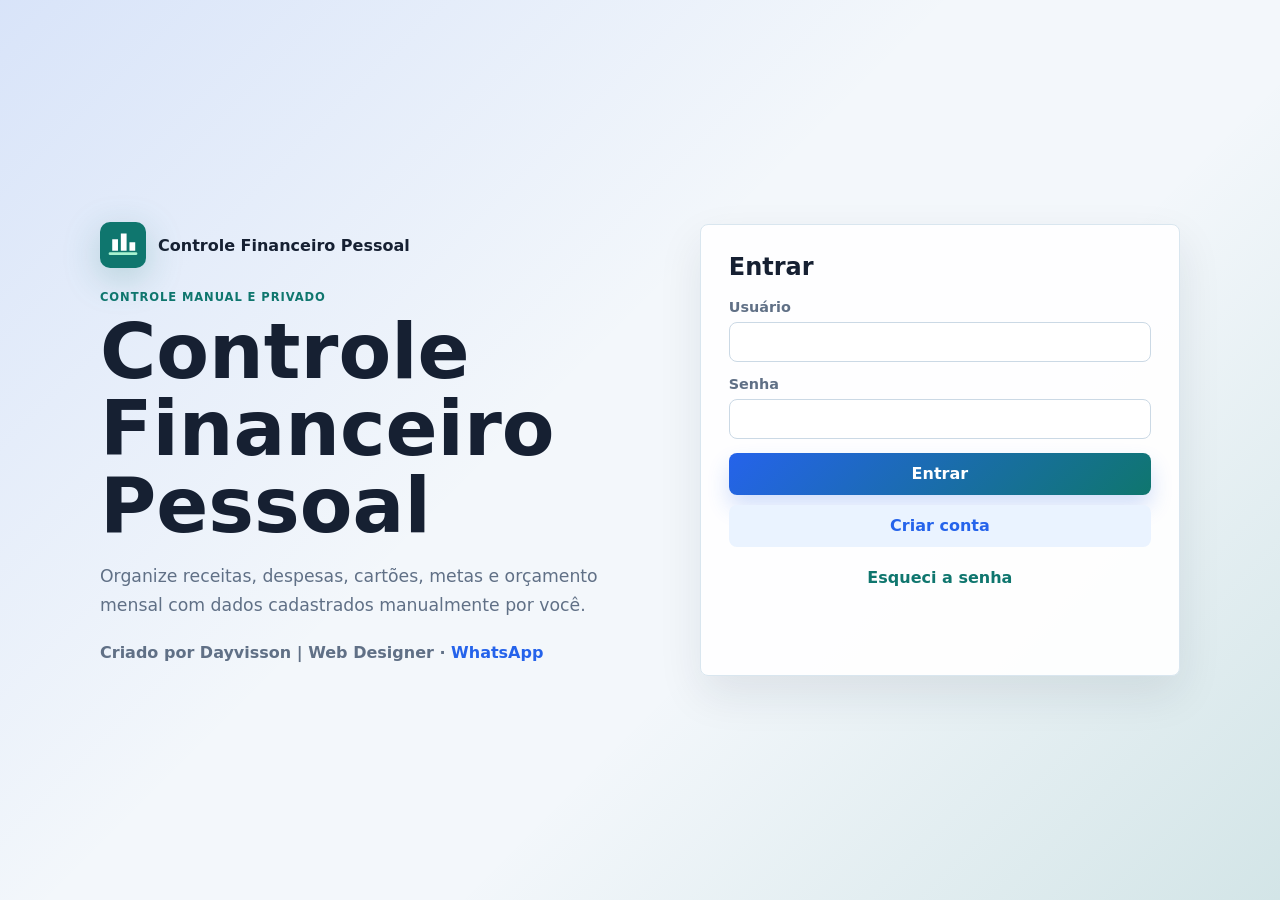
<file: index.html>
<!doctype html>
<html lang="pt-BR">
  <head>
    <meta charset="UTF-8" />
    <meta name="viewport" content="width=device-width, initial-scale=1.0" />
    <title>Controle Financeiro Pessoal</title>
    <meta name="description" content="Aplicativo gratuito de controle financeiro pessoal manual para organizar receitas, despesas, metas, cartoes, planejamento mensal e educacao financeira no Brasil." />
    <meta name="keywords" content="controle financeiro pessoal, financas pessoais Brasil, orçamento familiar, despesas, receitas, metas financeiras, cartão de crédito, planejamento mensal" />
    <link rel="icon" href="data:image/svg+xml,%3Csvg xmlns='http://www.w3.org/2000/svg' viewBox='0 0 64 64'%3E%3Crect width='64' height='64' rx='14' fill='%230f766e'/%3E%3Cpath d='M17 40V24h8v16h-8Zm12 0V16h8v24h-8Zm12 0V28h8v12h-8Z' fill='white'/%3E%3Cpath d='M14 44h36' stroke='%23a7f3d0' stroke-width='4' stroke-linecap='round'/%3E%3C/svg%3E" />
    <link rel="stylesheet" href="styles.css" />
  </head>
  <body>
    <main id="authView" class="auth-shell">
      <section class="auth-panel">
        <div>
          <div class="logo-lockup auth-logo">
            <span class="brand-mark" aria-hidden="true">
              <svg viewBox="0 0 64 64" role="img">
                <rect width="64" height="64" rx="14"></rect>
                <path d="M17 40V24h8v16h-8Zm12 0V16h8v24h-8Zm12 0V28h8v12h-8Z"></path>
                <path d="M14 44h36"></path>
              </svg>
            </span>
            <span>Controle Financeiro Pessoal</span>
          </div>
          <p class="eyebrow">Controle manual e privado</p>
          <h1>Controle Financeiro Pessoal</h1>
          <p class="lead">Organize receitas, despesas, cartões, metas e orçamento mensal com dados cadastrados manualmente por você.</p>
          <p class="creator-credit">Criado por <strong>Dayvisson | Web Designer</strong> · <a href="https://wa.me/5579998758055" target="_blank" rel="noopener">WhatsApp</a></p>
        </div>
        <form id="loginForm" class="form-card">
          <h2>Entrar</h2>
          <label>
            Usuário
            <input id="loginUser" autocomplete="username" required />
          </label>
          <label>
            Senha
            <input id="loginPass" type="password" autocomplete="current-password" required />
          </label>
          <button class="primary" type="submit">Entrar</button>
          <button class="ghost" id="showRegister" type="button">Criar conta</button>
          <button class="link-btn" id="showReset" type="button">Esqueci a senha</button>
          <p id="loginMessage" class="message"></p>
        </form>
        <form id="registerForm" class="form-card hidden">
          <h2>Criar conta</h2>
          <label>
            Usuário
            <input id="registerUser" autocomplete="username" required />
          </label>
          <label>
            Senha
            <input id="registerPass" type="password" autocomplete="new-password" minlength="4" required />
          </label>
          <label>
            Frase de recuperação
            <input id="registerRecovery" minlength="4" placeholder="Ex.: minha cidade natal" required />
          </label>
          <button class="primary" type="submit">Cadastrar</button>
          <button class="ghost" id="showLogin" type="button">Voltar ao login</button>
          <p id="registerMessage" class="message"></p>
        </form>
        <form id="resetForm" class="form-card hidden">
          <h2>Recuperar senha</h2>
          <label>
            Usuário
            <input id="resetUser" autocomplete="username" required />
          </label>
          <label>
            Frase de recuperação
            <input id="resetRecovery" required />
          </label>
          <label>
            Nova senha
            <input id="resetPass" type="password" minlength="4" required />
          </label>
          <button class="primary" type="submit">Alterar senha</button>
          <button class="ghost" id="resetBackLogin" type="button">Voltar ao login</button>
          <p id="resetMessage" class="message"></p>
        </form>
      </section>
    </main>

    <main id="appView" class="app-shell hidden">
      <header class="app-header">
        <div class="brand">
          <span class="brand-mark" aria-hidden="true">
            <svg viewBox="0 0 64 64" role="img">
              <rect width="64" height="64" rx="14"></rect>
              <path d="M17 40V24h8v16h-8Zm12 0V16h8v24h-8Zm12 0V28h8v12h-8Z"></path>
              <path d="M14 44h36"></path>
            </svg>
          </span>
          <div>
            <strong>Controle Financeiro Pessoal</strong>
            <small>Organizacao manual e segura</small>
          </div>
        </div>
        <button data-section="dados" class="profile-shortcut" type="button">
          <span class="nav-icon">ID</span>
          <span>
            <strong>Dados Pessoais</strong>
            <small>Perfil, foto e informacoes basicas</small>
          </span>
        </button>
        <nav id="nav" aria-label="Menu principal">
          <div class="nav-group">
            <p>Perfil do Usuario</p>
            <button data-section="configuracoes" type="button"><span class="nav-icon">CO</span><span class="nav-label">Configuracoes da Conta</span></button>
          </div>
          <div class="nav-group">
            <p>Controle Financeiro</p>
            <button data-section="dashboard" class="active" type="button"><span class="nav-icon">DB</span><span class="nav-label">Dashboard</span></button>
            <button data-section="receitas" type="button"><span class="nav-icon">RE</span><span class="nav-label">Receitas</span></button>
            <button data-section="despesas" type="button"><span class="nav-icon">DE</span><span class="nav-label">Despesas</span></button>
            <button data-section="categorias" type="button"><span class="nav-icon">CA</span><span class="nav-label">Categorias</span></button>
            <button data-section="contas" type="button"><span class="nav-icon">CP</span><span class="nav-label">Contas a Pagar</span></button>
            <button data-section="cartoes" type="button"><span class="nav-icon">CC</span><span class="nav-label">Cartoes</span></button>
          </div>
          <div class="nav-group">
            <p>Planejamento</p>
            <button data-section="metas" type="button"><span class="nav-icon">ME</span><span class="nav-label">Metas Financeiras</span></button>
            <button data-section="planejamento" type="button"><span class="nav-icon">OR</span><span class="nav-label">Orcamento Mensal</span></button>
          </div>
          <div class="nav-group">
            <p>Relatorios</p>
            <button data-section="relatorios" type="button"><span class="nav-icon">GR</span><span class="nav-label">Graficos</span></button>
            <button data-section="exportar" type="button"><span class="nav-icon">EX</span><span class="nav-label">Exportacao</span></button>
            <button data-section="blog" type="button"><span class="nav-icon">BL</span><span class="nav-label">Blog</span></button>
          </div>
        </nav>
        <button id="logoutBtn" class="logout">Sair</button>
      </header>

      <section class="content">
        <header class="topbar">
          <div>
            <p class="eyebrow">Bem-vindo, <span id="currentUserName"></span></p>
            <h2 id="sectionTitle">Dashboard</h2>
          </div>
          <div class="period-picker">
            <label>
              Mês
              <input id="monthFilter" type="month" />
            </label>
          </div>
        </header>

        <section id="dashboard" class="section active-section">
          <div class="notice">Este app não solicita CPF, dados bancários, senhas de banco ou conexão automática com instituições financeiras. Todos os dados são cadastrados manualmente.</div>
          <div class="quick-actions" aria-label="Atalhos principais">
            <button data-go-section="receitas" type="button"><strong>Nova receita</strong><span>Registrar entrada</span></button>
            <button data-go-section="despesas" type="button"><strong>Nova despesa</strong><span>Controlar vencimento</span></button>
            <button data-go-section="cartoes" type="button"><strong>Cartao</strong><span>Compra parcelada</span></button>
            <button data-go-section="metas" type="button"><strong>Meta</strong><span>Acompanhar progresso</span></button>
          </div>
          <div class="metrics-grid">
            <article class="metric-card blue"><span>Saldo atual</span><strong id="saldoAtual">R$ 0,00</strong></article>
            <article class="metric-card green"><span>Receitas do mês</span><strong id="receitasMes">R$ 0,00</strong></article>
            <article class="metric-card red"><span>Despesas do mês</span><strong id="despesasMes">R$ 0,00</strong></article>
            <article class="metric-card teal"><span>Resultado do mês</span><strong id="resultadoMes">R$ 0,00</strong></article>
            <article class="metric-card amber"><span>Total em cartões</span><strong id="cartoesTotal">R$ 0,00</strong></article>
            <article class="metric-card violet"><span>Metas financeiras</span><strong id="metasProgresso">0%</strong></article>
          </div>
          <div class="dashboard-grid">
            <article class="panel">
              <h3>Contas a pagar e alertas</h3>
              <div id="alertsList" class="stack"></div>
            </article>
            <article class="panel">
              <h3>Planejamento do mês</h3>
              <div id="budgetSummary" class="stack"></div>
            </article>
          </div>
        </section>

        <section id="receitas" class="section">
          <div class="two-column">
            <form id="incomeForm" class="panel data-form">
              <h3>Nova receita</h3>
              <input type="hidden" id="incomeId" />
              <label>Descrição <input id="incomeDescription" required /></label>
              <label>Valor <input id="incomeAmount" type="number" min="0" step="0.01" required /></label>
              <label>Data <input id="incomeDate" type="date" required /></label>
              <label>Categoria <select id="incomeCategory"></select></label>
              <label>Conta/carteira <input id="incomeWallet" placeholder="Carteira, conta corrente..." required /></label>
              <label>Observação <textarea id="incomeNote"></textarea></label>
              <button class="primary" type="submit">Salvar receita</button>
            </form>
            <article class="panel">
              <div class="panel-head">
                <h3>Receitas cadastradas</h3>
              </div>
              <div id="incomeList" class="table-wrap"></div>
            </article>
          </div>
        </section>

        <section id="despesas" class="section">
          <div class="filters panel">
            <input id="searchInput" placeholder="Buscar por descrição" />
            <select id="filterCategory"><option value="">Todas as categorias</option></select>
            <select id="filterStatus">
              <option value="">Todos os status</option>
              <option value="pago">Pago</option>
              <option value="pendente">Pendente</option>
              <option value="atrasado">Atrasado</option>
            </select>
            <select id="filterPayment"><option value="">Todas as formas</option></select>
          </div>
          <div class="two-column">
            <form id="expenseForm" class="panel data-form">
              <h3>Nova despesa</h3>
              <input type="hidden" id="expenseId" />
              <label>Descrição <input id="expenseDescription" required /></label>
              <label>Valor <input id="expenseAmount" type="number" min="0" step="0.01" required /></label>
              <label>Vencimento <input id="expenseDueDate" type="date" required /></label>
              <label>Pagamento <input id="expensePaidDate" type="date" /></label>
              <label>Categoria <select id="expenseCategory"></select></label>
              <label>Forma de pagamento <select id="expensePayment"></select></label>
              <label>Status
                <select id="expenseStatus">
                  <option value="pendente">Pendente</option>
                  <option value="pago">Pago</option>
                  <option value="atrasado">Atrasado</option>
                </select>
              </label>
              <label>Observação <textarea id="expenseNote"></textarea></label>
              <label>Foto da despesa <input id="expensePhoto" type="file" accept="image/*" capture="environment" /></label>
              <button class="primary" type="submit">Salvar despesa</button>
            </form>
            <article class="panel">
              <h3>Despesas cadastradas</h3>
              <div id="expenseList" class="table-wrap"></div>
            </article>
          </div>
        </section>

        <section id="cartoes" class="section">
          <div class="two-column">
            <div class="stack">
              <form id="cardForm" class="panel data-form">
                <h3>Novo cartão</h3>
                <input type="hidden" id="cardId" />
                <label>Nome do cartão <input id="cardName" required /></label>
                <label>Limite total <input id="cardLimit" type="number" min="0" step="0.01" required /></label>
                <label>Fechamento <input id="cardCloseDay" type="number" min="1" max="31" required /></label>
                <label>Vencimento <input id="cardDueDay" type="number" min="1" max="31" required /></label>
                <label>Cor <input id="cardColor" type="color" value="#2563eb" /></label>
                <button class="primary" type="submit">Salvar cartão</button>
              </form>
              <form id="purchaseForm" class="panel data-form">
                <h3>Lançar compra</h3>
                <label>Cartão <select id="purchaseCard"></select></label>
                <label>Descrição <input id="purchaseDescription" required /></label>
                <label>Valor total <input id="purchaseAmount" type="number" min="0" step="0.01" required /></label>
                <label>Data <input id="purchaseDate" type="date" required /></label>
                <label>Parcelas <input id="purchaseInstallments" type="number" min="1" max="36" value="1" /></label>
                <label>Categoria <select id="purchaseCategory"></select></label>
                <button class="primary" type="submit">Adicionar compra</button>
              </form>
            </div>
            <article class="panel">
              <h3>Cartões cadastrados</h3>
              <div id="cardList" class="card-list"></div>
              <h3>Compras no cartão</h3>
              <div id="purchaseList" class="table-wrap"></div>
            </article>
          </div>
        </section>

        <section id="planejamento" class="section">
          <div class="two-column">
            <form id="budgetForm" class="panel data-form">
              <h3>Orçamento mensal</h3>
              <input type="hidden" id="budgetId" />
              <label>Categoria <select id="budgetCategory"></select></label>
              <label>Limite mensal <input id="budgetLimit" type="number" min="0" step="0.01" required /></label>
              <button class="primary" type="submit">Salvar orçamento</button>
            </form>
            <article class="panel">
              <h3>Uso por categoria</h3>
              <div id="budgetList" class="stack"></div>
            </article>
          </div>
        </section>

        <section id="metas" class="section">
          <div class="two-column">
            <form id="goalForm" class="panel data-form">
              <h3>Nova meta</h3>
              <input type="hidden" id="goalId" />
              <label>Nome <input id="goalName" required /></label>
              <label>Valor objetivo <input id="goalTarget" type="number" min="0" step="0.01" required /></label>
              <label>Valor atual <input id="goalCurrent" type="number" min="0" step="0.01" required /></label>
              <label>Prazo <input id="goalDeadline" type="date" required /></label>
              <button class="primary" type="submit">Salvar meta</button>
            </form>
            <article class="panel">
              <h3>Metas financeiras</h3>
              <div id="goalList" class="stack"></div>
            </article>
          </div>
        </section>

        <section id="relatorios" class="section">
          <div class="chart-grid">
            <article class="panel"><h3>Despesas por categoria</h3><canvas id="chartCategories"></canvas></article>
            <article class="panel"><h3>Receitas x despesas</h3><canvas id="chartMonthly"></canvas></article>
            <article class="panel"><h3>Evolução do saldo</h3><canvas id="chartBalance"></canvas></article>
            <article class="panel"><h3>Gastos no cartão</h3><canvas id="chartCards"></canvas></article>
            <article class="panel wide"><h3>Planejamento por categoria</h3><canvas id="chartBudgets"></canvas></article>
          </div>
        </section>

        <section id="contas" class="section">
          <div class="dashboard-grid">
            <article class="panel">
              <h3>Contas proximas do vencimento</h3>
              <div id="pendingBillsList" class="stack"></div>
            </article>
            <article class="panel">
              <h3>Contas atrasadas</h3>
              <div id="overdueBillsList" class="stack"></div>
            </article>
          </div>
        </section>

        <section id="categorias" class="section">
          <div class="two-column">
            <form id="categoryForm" class="panel data-form">
              <h3>Categoria personalizada</h3>
              <input type="hidden" id="categoryId" />
              <label>Nome <input id="categoryName" required /></label>
              <button class="primary" type="submit">Salvar categoria</button>
            </form>
            <article class="panel">
              <h3>Categorias</h3>
              <div id="categoryList" class="chip-list"></div>
            </article>
          </div>
        </section>

        <section id="dados" class="section">
          <div class="two-column">
            <form id="profileForm" class="panel data-form">
              <h3>Dados pessoais</h3>
              <label>Foto <input id="profilePhoto" type="file" accept="image/*" /></label>
              <label>Nome completo <input id="profileName" /></label>
              <label>Telefone <input id="profilePhone" placeholder="(00) 00000-0000" /></label>
              <label>Cidade/UF <input id="profileCity" placeholder="Aracaju/SE" /></label>
              <label>Ocupação <input id="profileJob" placeholder="Profissional, estudante..." /></label>
              <label>Observação <textarea id="profileNote"></textarea></label>
              <button class="primary" type="submit">Salvar dados</button>
            </form>
            <article class="panel profile-card">
              <h3>Perfil do usuário</h3>
              <p class="save-note">Depois de salvar, estes dados ficam gravados neste dispositivo para este usuario e aparecem sempre que voce entrar novamente.</p>
              <div id="profilePreview"></div>
            </article>
          </div>
        </section>

        <section id="blog" class="section">
          <div class="blog-head panel">
            <p class="eyebrow">Educação financeira no Brasil</p>
            <h3>Blog de finanças pessoais</h3>
            <p>Conteúdo nacional sobre organização financeira, controle de gastos, metas e planejamento mensal.</p>
          </div>
          <div id="blogList" class="blog-grid"></div>
        </section>

        <section id="exportar" class="section">
          <article class="panel export-panel">
            <h3>Exportação manual</h3>
            <p>Gere arquivos CSV ou copie uma tabela consolidada dos dados cadastrados manualmente.</p>
            <div class="actions">
              <button id="exportCsvBtn" class="primary" type="button">Baixar CSV</button>
              <button id="copyTableBtn" class="ghost" type="button">Copiar tabela</button>
            </div>
            <textarea id="exportOutput" readonly></textarea>
          </article>
        </section>
        <section id="configuracoes" class="section">
          <div class="two-column">
            <article class="panel">
              <h3>Preferencias do app</h3>
              <p class="muted-text">Escolha uma aparencia para o painel. Os dados continuam manuais e salvos somente no navegador deste dispositivo.</p>
              <div class="theme-options" role="group" aria-label="Tema do app">
                <button data-theme-option="light" type="button">Claro</button>
                <button data-theme-option="dark" type="button">Escuro</button>
              </div>
            </article>
            <article class="panel">
              <h3>Seguranca da conta</h3>
              <div class="security-list">
                <p>Sem CPF, sem senha bancaria e sem conexao com bancos.</p>
                <p>O acesso usa usuario, senha e frase de recuperacao.</p>
                <p>A exportacao e manual em CSV.</p>
              </div>
              <button id="settingsLogoutBtn" class="primary" type="button">Sair da conta</button>
            </article>
          </div>
        </section>
        <footer class="app-footer">
          <span>Criado por <strong>Dayvisson | Web Designer</strong></span>
          <a href="https://wa.me/5579998758055" target="_blank" rel="noopener">Falar no WhatsApp</a>
        </footer>
      </section>
    </main>

    <script src="app.js"></script>
  </body>
</html>
</file>
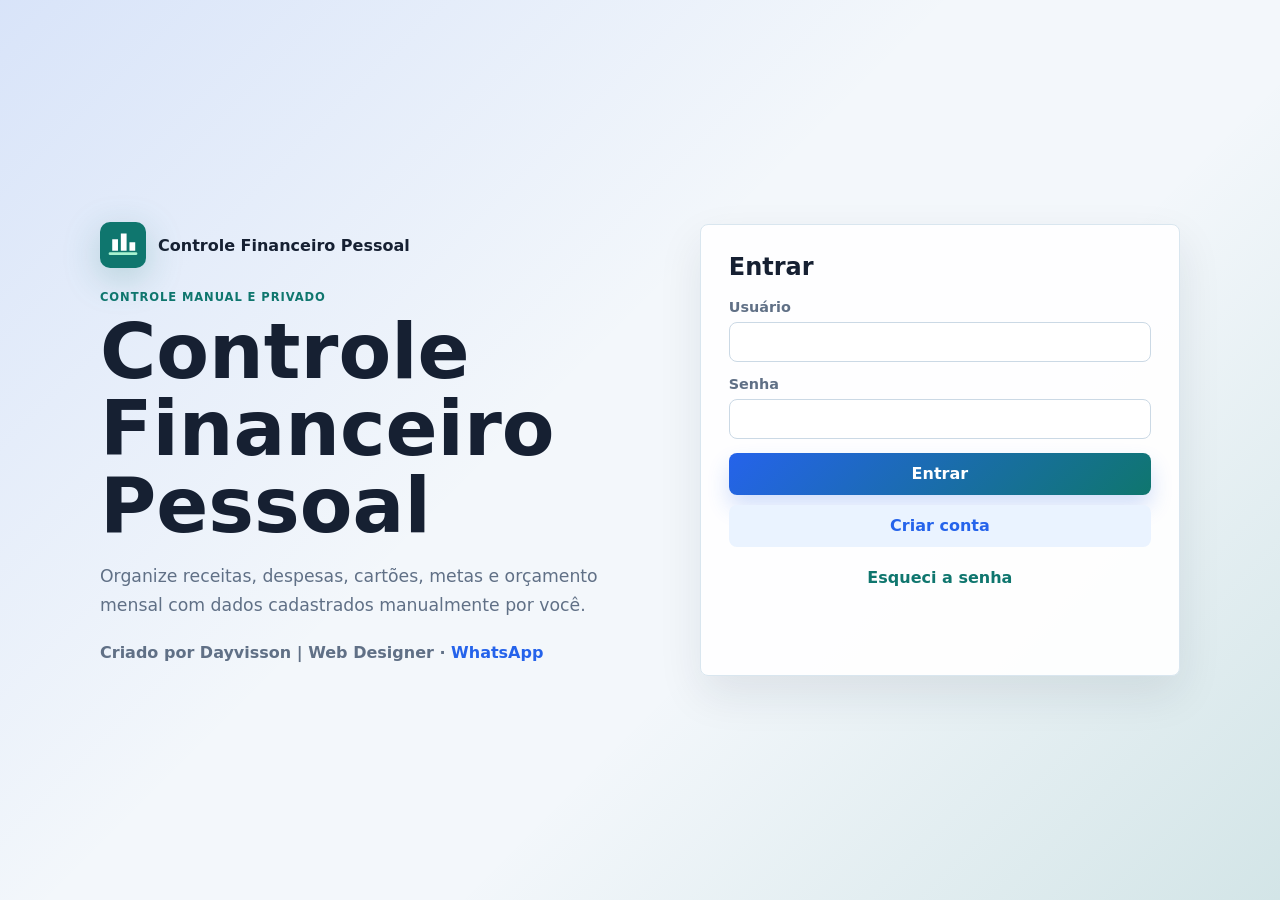
<file: controle-financeiro-pessoal.html>
<!doctype html>
<html lang="pt-BR">
  <head>
    <meta charset="UTF-8" />
    <meta name="viewport" content="width=device-width, initial-scale=1.0" />
    <title>Controle Financeiro Pessoal</title>
    <meta name="description" content="Aplicativo gratuito de controle financeiro pessoal manual para organizar receitas, despesas, metas, cartoes, planejamento mensal e educacao financeira no Brasil." />
    <meta name="keywords" content="controle financeiro pessoal, financas pessoais Brasil, orçamento familiar, despesas, receitas, metas financeiras, cartão de crédito, planejamento mensal" />
    <link rel="icon" href="data:image/svg+xml,%3Csvg xmlns='http://www.w3.org/2000/svg' viewBox='0 0 64 64'%3E%3Crect width='64' height='64' rx='14' fill='%230f766e'/%3E%3Cpath d='M17 40V24h8v16h-8Zm12 0V16h8v24h-8Zm12 0V28h8v12h-8Z' fill='white'/%3E%3Cpath d='M14 44h36' stroke='%23a7f3d0' stroke-width='4' stroke-linecap='round'/%3E%3C/svg%3E" />
    <style>
:root {
  --bg: #f3f7fb;
  --surface: #ffffff;
  --surface-2: #eef7f6;
  --surface-3: #f8fafc;
  --line: #d9e6ef;
  --text: #162032;
  --muted: #607086;
  --blue: #2563eb;
  --green: #059669;
  --teal: #0f766e;
  --red: #dc2626;
  --amber: #d97706;
  --violet: #6d5dfc;
  --nav: #0f1f33;
  --nav-soft: #172a43;
  --shadow: 0 18px 45px rgba(22, 32, 50, 0.09);
  --soft-shadow: 0 10px 24px rgba(22, 32, 50, 0.06);
  --radius: 8px;
}

body[data-theme="dark"] {
  --bg: #101824;
  --surface: #162234;
  --surface-2: #1d3044;
  --surface-3: #111b2a;
  --line: #2a3c50;
  --text: #edf5fb;
  --muted: #a9b9ca;
  --nav: #0a1320;
  --nav-soft: #142235;
  --shadow: 0 18px 45px rgba(0, 0, 0, 0.24);
  --soft-shadow: 0 10px 24px rgba(0, 0, 0, 0.18);
}

* {
  box-sizing: border-box;
}

html {
  scroll-behavior: smooth;
}

body {
  margin: 0;
  min-height: 100vh;
  background: var(--bg);
  color: var(--text);
  font-family: Inter, ui-sans-serif, system-ui, -apple-system, BlinkMacSystemFont, "Segoe UI", sans-serif;
}

button,
input,
select,
textarea {
  font: inherit;
}

button {
  cursor: pointer;
}

.hidden {
  display: none !important;
}

.auth-shell {
  min-height: 100vh;
  display: grid;
  place-items: center;
  padding: 24px;
  background:
    linear-gradient(135deg, rgba(37, 99, 235, 0.13), transparent 44%),
    linear-gradient(315deg, rgba(15, 118, 110, 0.14), transparent 38%),
    var(--bg);
}

.auth-panel {
  width: min(1080px, 100%);
  display: grid;
  grid-template-columns: minmax(0, 1.08fr) minmax(320px, 0.92fr);
  gap: 36px;
  align-items: center;
}

.auth-panel h1 {
  margin: 10px 0 16px;
  font-size: clamp(2.35rem, 7vw, 4.8rem);
  line-height: 1;
  letter-spacing: 0;
}

.lead {
  max-width: 620px;
  color: var(--muted);
  font-size: 1.08rem;
  line-height: 1.7;
}

.eyebrow {
  margin: 0;
  color: var(--teal);
  font-weight: 900;
  text-transform: uppercase;
  font-size: 0.72rem;
  letter-spacing: 0.08em;
}

.logo-lockup,
.brand {
  display: flex;
  align-items: center;
  gap: 12px;
}

.auth-logo {
  margin-bottom: 22px;
  color: var(--text);
  font-weight: 900;
}

.brand-mark {
  display: inline-grid;
  flex: 0 0 auto;
  place-items: center;
  width: 46px;
  height: 46px;
}

.brand-mark svg {
  width: 100%;
  height: 100%;
  filter: drop-shadow(0 10px 18px rgba(15, 118, 110, 0.24));
}

.brand-mark rect {
  fill: var(--teal);
}

.brand-mark path:first-of-type {
  fill: #fff;
}

.brand-mark path:last-of-type {
  fill: none;
  stroke: #a7f3d0;
  stroke-width: 4;
  stroke-linecap: round;
}

.form-card,
.panel {
  background: color-mix(in srgb, var(--surface) 94%, transparent);
  border: 1px solid var(--line);
  border-radius: var(--radius);
  box-shadow: var(--shadow);
}

.form-card {
  padding: 28px;
}

.form-card h2,
.panel h3 {
  margin: 0 0 18px;
}

label {
  display: grid;
  gap: 7px;
  margin-bottom: 14px;
  color: var(--muted);
  font-size: 0.9rem;
  font-weight: 800;
}

input,
select,
textarea {
  width: 100%;
  min-width: 0;
  border: 1px solid #cbd9e5;
  border-radius: var(--radius);
  padding: 11px 12px;
  color: var(--text);
  background: var(--surface);
  outline: none;
}

body[data-theme="dark"] input,
body[data-theme="dark"] select,
body[data-theme="dark"] textarea {
  border-color: var(--line);
}

textarea {
  min-height: 86px;
  resize: vertical;
}

input:focus,
select:focus,
textarea:focus {
  border-color: var(--blue);
  box-shadow: 0 0 0 4px rgba(37, 99, 235, 0.13);
}

.primary,
.ghost,
.logout,
.icon-btn,
.link-btn,
.theme-options button {
  min-height: 42px;
  border-radius: var(--radius);
  font-weight: 900;
}

.primary {
  width: 100%;
  border: 0;
  color: #fff;
  background: linear-gradient(135deg, var(--blue), var(--teal));
  box-shadow: 0 12px 22px rgba(37, 99, 235, 0.2);
}

.ghost {
  width: 100%;
  margin-top: 10px;
  border: 0;
  color: var(--blue);
  background: #eaf3ff;
}

.link-btn {
  width: 100%;
  margin-top: 10px;
  border: 0;
  background: transparent;
  color: var(--teal);
}

.creator-credit,
.muted-text {
  color: var(--muted);
}

.creator-credit {
  margin-top: 22px;
  font-weight: 800;
}

.creator-credit a,
.app-footer a {
  color: var(--blue);
  font-weight: 900;
  text-decoration: none;
}

.message {
  min-height: 20px;
  color: var(--red);
  font-size: 0.9rem;
}

.app-shell {
  min-height: 100vh;
  display: grid;
  grid-template-columns: 286px minmax(0, 1fr);
}

.app-header {
  position: sticky;
  top: 0;
  align-self: start;
  height: 100vh;
  z-index: 10;
  display: flex;
  flex-direction: column;
  gap: 16px;
  padding: 18px;
  overflow: hidden;
  background: var(--nav);
  color: #fff;
  box-shadow: 12px 0 35px rgba(15, 31, 51, 0.16);
}

.brand {
  min-height: 58px;
}

.brand strong {
  display: block;
  line-height: 1.18;
}

.brand small,
.profile-shortcut small {
  display: block;
  color: #a9bdd1;
  line-height: 1.35;
}

.profile-shortcut {
  display: grid;
  grid-template-columns: 34px minmax(0, 1fr);
  gap: 10px;
  align-items: center;
  width: 100%;
  padding: 12px;
  border: 1px solid rgba(167, 243, 208, 0.28);
  border-radius: var(--radius);
  text-align: left;
  color: #fff;
  background: linear-gradient(135deg, rgba(15, 118, 110, 0.92), rgba(37, 99, 235, 0.84));
}

#nav {
  display: grid;
  gap: 16px;
  flex: 1;
  overflow-y: auto;
  padding-right: 2px;
}

.nav-group {
  display: grid;
  gap: 6px;
  align-content: start;
}

.nav-group p {
  margin: 0 0 2px;
  padding: 0 8px;
  color: #8fa7bf;
  font-size: 0.72rem;
  font-weight: 900;
  text-transform: uppercase;
  letter-spacing: 0.08em;
}

#nav button,
.logout {
  display: grid;
  grid-template-columns: 32px minmax(0, 1fr);
  align-items: center;
  gap: 10px;
  width: 100%;
  min-height: 42px;
  padding: 10px 11px;
  border: 0;
  border-radius: var(--radius);
  text-align: left;
  color: #d9e7f2;
  background: transparent;
}

#nav button.active,
#nav button:hover,
.profile-shortcut.active,
.logout:hover {
  color: #fff;
  background: rgba(255, 255, 255, 0.12);
}

.nav-icon {
  display: grid;
  place-items: center;
  width: 30px;
  height: 30px;
  border-radius: 7px;
  color: #dffcf2;
  background: rgba(255, 255, 255, 0.12);
  font-size: 0.68rem;
  font-weight: 900;
}

.nav-label {
  overflow-wrap: anywhere;
}

.logout {
  grid-template-columns: 1fr;
  margin-top: auto;
  text-align: center;
  background: rgba(255, 255, 255, 0.08);
}

.content {
  min-width: 0;
  width: min(1360px, 100%);
  margin: 0 auto;
  padding: 28px;
}

.topbar {
  display: flex;
  justify-content: space-between;
  gap: 20px;
  align-items: center;
  margin-bottom: 20px;
}

.topbar h2 {
  margin: 4px 0 0;
  font-size: clamp(1.75rem, 4vw, 2.7rem);
  line-height: 1.1;
  letter-spacing: 0;
}

.period-picker {
  width: 190px;
}

.section {
  display: none;
}

.active-section {
  display: block;
}

.notice {
  margin-bottom: 16px;
  padding: 14px 16px;
  border: 1px solid #bfdbfe;
  border-radius: var(--radius);
  color: #1e3a8a;
  background: #eff6ff;
  font-weight: 800;
  line-height: 1.5;
}

body[data-theme="dark"] .notice {
  color: #dbeafe;
  background: #172554;
  border-color: #1d4ed8;
}

.quick-actions {
  display: grid;
  grid-template-columns: repeat(4, minmax(150px, 1fr));
  gap: 12px;
  margin-bottom: 16px;
}

.quick-actions button {
  display: grid;
  gap: 5px;
  min-height: 82px;
  border: 1px solid var(--line);
  border-radius: var(--radius);
  padding: 14px;
  text-align: left;
  color: var(--text);
  background: var(--surface);
  box-shadow: var(--soft-shadow);
}

.quick-actions span {
  color: var(--muted);
  font-size: 0.88rem;
}

.metrics-grid {
  display: grid;
  grid-template-columns: repeat(6, minmax(135px, 1fr));
  gap: 14px;
}

.metric-card {
  display: grid;
  gap: 12px;
  min-height: 124px;
  padding: 18px;
  border-radius: var(--radius);
  color: #fff;
  box-shadow: var(--shadow);
}

.metric-card span {
  font-weight: 900;
  opacity: 0.92;
}

.metric-card strong {
  align-self: end;
  font-size: clamp(1.25rem, 2.2vw, 1.9rem);
  word-break: break-word;
}

.blue { background: linear-gradient(135deg, #2563eb, #1d4ed8); }
.green { background: linear-gradient(135deg, #059669, #047857); }
.red { background: linear-gradient(135deg, #dc2626, #b91c1c); }
.teal { background: linear-gradient(135deg, #0f766e, #115e59); }
.amber { background: linear-gradient(135deg, #d97706, #b45309); }
.violet { background: linear-gradient(135deg, #6d5dfc, #5141ce); }

.dashboard-grid,
.two-column {
  display: grid;
  grid-template-columns: minmax(280px, 0.78fr) minmax(0, 1.22fr);
  gap: 18px;
  margin-top: 18px;
}

.panel {
  padding: 18px;
  min-width: 0;
}

.panel-head,
.progress-row {
  display: flex;
  justify-content: space-between;
  gap: 12px;
}

.data-form .primary {
  margin-top: 4px;
}

.stack {
  display: grid;
  gap: 12px;
}

.filters {
  display: grid;
  grid-template-columns: 1.6fr repeat(3, minmax(130px, 1fr));
  gap: 10px;
}

.table-wrap {
  overflow-x: auto;
  border-radius: var(--radius);
}

table {
  width: 100%;
  border-collapse: collapse;
  min-width: 680px;
}

th,
td {
  padding: 12px 10px;
  border-bottom: 1px solid var(--line);
  text-align: left;
  vertical-align: top;
}

th {
  color: var(--muted);
  font-size: 0.78rem;
  text-transform: uppercase;
}

.row-actions {
  display: flex;
  flex-wrap: wrap;
  gap: 8px;
}

.icon-btn {
  min-width: 38px;
  padding: 0 10px;
  border: 0;
  background: #eaf3ff;
  color: var(--blue);
}

.danger {
  background: #fff1f2;
  color: var(--red);
}

.status {
  display: inline-flex;
  align-items: center;
  border-radius: 999px;
  padding: 4px 9px;
  font-weight: 900;
  font-size: 0.78rem;
}

.status.pago { color: #047857; background: #d1fae5; }
.status.pendente { color: #92400e; background: #fef3c7; }
.status.atrasado { color: #b91c1c; background: #fee2e2; }

.receipt-thumb {
  width: 58px;
  height: 44px;
  object-fit: cover;
  border-radius: var(--radius);
  border: 1px solid var(--line);
}

.progress-item {
  padding: 13px;
  border: 1px solid var(--line);
  border-radius: var(--radius);
  background: var(--surface);
}

.progress-row {
  margin-bottom: 9px;
  font-weight: 900;
}

.bar {
  height: 10px;
  overflow: hidden;
  border-radius: 999px;
  background: color-mix(in srgb, var(--line) 72%, transparent);
}

.bar span {
  display: block;
  height: 100%;
  border-radius: inherit;
  background: linear-gradient(90deg, var(--green), var(--blue));
}

.over .bar span,
.alert-over {
  background: var(--red);
}

.card-list {
  display: grid;
  grid-template-columns: repeat(auto-fit, minmax(220px, 1fr));
  gap: 12px;
  margin-bottom: 20px;
}

.credit-card {
  min-height: 154px;
  border-radius: var(--radius);
  padding: 18px;
  color: #fff;
  background: var(--blue);
  box-shadow: var(--shadow);
}

.credit-card strong {
  display: block;
  margin-bottom: 24px;
  font-size: 1.15rem;
}

.credit-card small {
  display: block;
  opacity: 0.9;
}

.chip-list {
  display: flex;
  flex-wrap: wrap;
  gap: 10px;
}

.chip {
  display: inline-flex;
  align-items: center;
  flex-wrap: wrap;
  gap: 8px;
  padding: 8px 10px;
  border: 1px solid var(--line);
  border-radius: 999px;
  background: var(--surface);
  font-weight: 900;
}

.profile-preview {
  display: grid;
  grid-template-columns: 130px minmax(0, 1fr);
  gap: 18px;
  align-items: start;
}

.save-note {
  margin: -8px 0 16px;
  padding: 10px 12px;
  border: 1px solid #bbf7d0;
  border-radius: var(--radius);
  color: #166534;
  background: #f0fdf4;
  font-size: 0.88rem;
  font-weight: 800;
  line-height: 1.45;
}

body[data-theme="dark"] .save-note {
  color: #bbf7d0;
  background: #123524;
  border-color: #166534;
}

.profile-preview img,
.profile-placeholder {
  width: 130px;
  height: 130px;
  border-radius: var(--radius);
  object-fit: cover;
}

.profile-placeholder {
  display: grid;
  place-items: center;
  background: linear-gradient(135deg, var(--blue), var(--teal));
  color: #fff;
  font-size: 2rem;
  font-weight: 900;
}

.profile-preview strong,
.profile-preview span,
.profile-preview small {
  display: block;
  margin-bottom: 8px;
}

.blog-head {
  margin-bottom: 18px;
}

.blog-grid {
  display: grid;
  grid-template-columns: repeat(auto-fit, minmax(260px, 1fr));
  gap: 18px;
}

.blog-card {
  overflow: hidden;
  border: 1px solid var(--line);
  border-radius: var(--radius);
  background: var(--surface);
  box-shadow: var(--shadow);
}

.blog-card img {
  width: 100%;
  aspect-ratio: 16 / 9;
  object-fit: cover;
  display: block;
}

.blog-card div {
  padding: 18px;
}

.blog-card h3 {
  margin: 8px 0;
}

.blog-keyword {
  display: inline-flex;
  padding: 5px 9px;
  border-radius: 999px;
  background: #e6f4ef;
  color: var(--teal);
  font-size: 0.78rem;
  font-weight: 900;
}

.chart-grid {
  display: grid;
  grid-template-columns: repeat(2, minmax(0, 1fr));
  gap: 18px;
}

.chart-grid .wide {
  grid-column: 1 / -1;
}

canvas {
  width: 100%;
  height: 290px;
}

.export-panel textarea {
  min-height: 260px;
  margin-top: 14px;
  font-family: ui-monospace, SFMono-Regular, Consolas, monospace;
}

.actions,
.theme-options {
  display: flex;
  flex-wrap: wrap;
  gap: 10px;
}

.actions .primary,
.actions .ghost {
  width: auto;
  margin: 0;
  padding: 0 18px;
}

.theme-options button {
  min-width: 120px;
  border: 1px solid var(--line);
  color: var(--text);
  background: var(--surface-2);
}

.theme-options button.active {
  color: #fff;
  border-color: transparent;
  background: linear-gradient(135deg, var(--blue), var(--teal));
}

.security-list {
  display: grid;
  gap: 10px;
  margin-bottom: 16px;
  color: var(--muted);
  font-weight: 800;
}

.security-list p {
  margin: 0;
}

.app-footer {
  display: flex;
  justify-content: space-between;
  gap: 12px;
  align-items: center;
  margin-top: 22px;
  padding: 18px;
  border-top: 1px solid var(--line);
  color: var(--muted);
}

@media (max-width: 1240px) {
  .metrics-grid {
    grid-template-columns: repeat(3, minmax(145px, 1fr));
  }

  .quick-actions {
    grid-template-columns: repeat(2, minmax(150px, 1fr));
  }
}

@media (max-width: 980px) {
  .auth-panel,
  .dashboard-grid,
  .two-column,
  .chart-grid {
    grid-template-columns: 1fr;
  }

  .app-shell {
    grid-template-columns: 1fr;
  }

  .app-header {
    position: relative;
    height: auto;
    overflow: visible;
  }

  #nav {
    grid-template-columns: repeat(2, minmax(0, 1fr));
    flex: initial;
    overflow: visible;
    padding-right: 0;
  }

  .filters {
    grid-template-columns: 1fr 1fr;
  }
}

@media (max-width: 680px) {
  .content,
  .app-header,
  .auth-shell {
    padding: 14px;
  }

  .auth-panel {
    gap: 20px;
  }

  .auth-panel h1 {
    font-size: 2.45rem;
  }

  .topbar {
    display: grid;
  }

  .period-picker {
    width: 100%;
  }

  #nav,
  .metrics-grid,
  .quick-actions,
  .filters {
    grid-template-columns: 1fr;
  }

  .panel,
  .form-card {
    padding: 14px;
  }

  .actions,
  .theme-options {
    display: grid;
  }

  .actions .primary,
  .actions .ghost,
  .theme-options button {
    width: 100%;
  }

  .profile-preview,
  .app-footer {
    grid-template-columns: 1fr;
    display: grid;
  }

  .profile-preview img,
  .profile-placeholder {
    width: 112px;
    height: 112px;
  }

  table {
    min-width: 620px;
  }
}

@media (max-width: 520px) {
  .app-header {
    gap: 8px;
    padding: 10px;
  }

  .app-header .brand {
    min-height: 42px;
  }

  .app-header .brand-mark {
    width: 38px;
    height: 38px;
  }

  .app-header .brand strong {
    font-size: 0.84rem;
  }

  .app-header .brand small,
  .profile-shortcut small {
    font-size: 0.72rem;
  }

  .profile-shortcut {
    min-height: 52px;
    padding: 8px;
  }

  #nav {
    display: flex;
    gap: 8px;
    overflow-x: auto;
    padding-bottom: 4px;
    scrollbar-width: thin;
  }

  .nav-group {
    display: contents;
  }

  .nav-group p {
    display: none;
  }

  #nav button {
    flex: 0 0 auto;
    width: auto;
    grid-template-columns: 24px auto;
    min-height: 34px;
    padding: 7px 10px;
    font-size: 0.78rem;
  }

  #nav .nav-icon,
  .profile-shortcut .nav-icon {
    width: 24px;
    height: 24px;
    font-size: 0.56rem;
  }

  .logout {
    display: none;
  }

  .content {
    padding: 10px;
  }

  .topbar {
    gap: 8px;
    margin-bottom: 10px;
  }

  .topbar h2 {
    font-size: 1.45rem;
  }

  .notice,
  .quick-actions,
  .metrics-grid,
  .dashboard-grid,
  .two-column {
    margin-top: 0;
    margin-bottom: 10px;
  }

  .metric-card {
    min-height: 92px;
    padding: 13px;
  }

  .panel {
    padding: 12px;
  }

  .auth-shell {
    min-height: auto;
    padding: 8px;
    place-items: start;
    background: var(--bg);
  }

  .auth-panel {
    gap: 8px;
  }

  .auth-logo {
    margin: 0 0 8px;
    font-size: 0.88rem;
  }

  .auth-logo .brand-mark {
    width: 34px;
    height: 34px;
  }

  .auth-panel > div .eyebrow,
  .auth-panel > div h1,
  .auth-panel > div .lead,
  .auth-panel > div .creator-credit {
    display: none;
  }

  .form-card {
    padding: 10px;
    box-shadow: none;
  }

  .form-card h2 {
    margin-bottom: 8px;
    font-size: 1rem;
  }

  .form-card label {
    gap: 4px;
    margin-bottom: 7px;
    font-size: 0.72rem;
  }

  .form-card input,
  .form-card select,
  .form-card textarea {
    min-height: 32px;
    padding: 7px 8px;
  }

  .form-card .primary {
    min-height: 34px;
    font-size: 0.82rem;
  }

  .form-card .ghost,
  .form-card .link-btn {
    min-height: 27px;
    margin-top: 4px;
    font-size: 0.78rem;
  }

  .form-card .message {
    min-height: 8px;
    margin: 4px 0 0;
    font-size: 0.72rem;
  }
}

</style>
  </head>
  <body>
    <main id="authView" class="auth-shell">
      <section class="auth-panel">
        <div>
          <div class="logo-lockup auth-logo">
            <span class="brand-mark" aria-hidden="true">
              <svg viewBox="0 0 64 64" role="img">
                <rect width="64" height="64" rx="14"></rect>
                <path d="M17 40V24h8v16h-8Zm12 0V16h8v24h-8Zm12 0V28h8v12h-8Z"></path>
                <path d="M14 44h36"></path>
              </svg>
            </span>
            <span>Controle Financeiro Pessoal</span>
          </div>
          <p class="eyebrow">Controle manual e privado</p>
          <h1>Controle Financeiro Pessoal</h1>
          <p class="lead">Organize receitas, despesas, cartões, metas e orçamento mensal com dados cadastrados manualmente por você.</p>
          <p class="creator-credit">Criado por <strong>Dayvisson | Web Designer</strong> · <a href="https://wa.me/5579998758055" target="_blank" rel="noopener">WhatsApp</a></p>
        </div>
        <form id="loginForm" class="form-card">
          <h2>Entrar</h2>
          <label>
            Usuário
            <input id="loginUser" autocomplete="username" required />
          </label>
          <label>
            Senha
            <input id="loginPass" type="password" autocomplete="current-password" required />
          </label>
          <button class="primary" type="submit">Entrar</button>
          <button class="ghost" id="showRegister" type="button">Criar conta</button>
          <button class="link-btn" id="showReset" type="button">Esqueci a senha</button>
          <p id="loginMessage" class="message"></p>
        </form>
        <form id="registerForm" class="form-card hidden">
          <h2>Criar conta</h2>
          <label>
            Usuário
            <input id="registerUser" autocomplete="username" required />
          </label>
          <label>
            Senha
            <input id="registerPass" type="password" autocomplete="new-password" minlength="4" required />
          </label>
          <label>
            Frase de recuperação
            <input id="registerRecovery" minlength="4" placeholder="Ex.: minha cidade natal" required />
          </label>
          <button class="primary" type="submit">Cadastrar</button>
          <button class="ghost" id="showLogin" type="button">Voltar ao login</button>
          <p id="registerMessage" class="message"></p>
        </form>
        <form id="resetForm" class="form-card hidden">
          <h2>Recuperar senha</h2>
          <label>
            Usuário
            <input id="resetUser" autocomplete="username" required />
          </label>
          <label>
            Frase de recuperação
            <input id="resetRecovery" required />
          </label>
          <label>
            Nova senha
            <input id="resetPass" type="password" minlength="4" required />
          </label>
          <button class="primary" type="submit">Alterar senha</button>
          <button class="ghost" id="resetBackLogin" type="button">Voltar ao login</button>
          <p id="resetMessage" class="message"></p>
        </form>
      </section>
    </main>

    <main id="appView" class="app-shell hidden">
      <header class="app-header">
        <div class="brand">
          <span class="brand-mark" aria-hidden="true">
            <svg viewBox="0 0 64 64" role="img">
              <rect width="64" height="64" rx="14"></rect>
              <path d="M17 40V24h8v16h-8Zm12 0V16h8v24h-8Zm12 0V28h8v12h-8Z"></path>
              <path d="M14 44h36"></path>
            </svg>
          </span>
          <div>
            <strong>Controle Financeiro Pessoal</strong>
            <small>Organizacao manual e segura</small>
          </div>
        </div>
        <button data-section="dados" class="profile-shortcut" type="button">
          <span class="nav-icon">ID</span>
          <span>
            <strong>Dados Pessoais</strong>
            <small>Perfil, foto e informacoes basicas</small>
          </span>
        </button>
        <nav id="nav" aria-label="Menu principal">
          <div class="nav-group">
            <p>Perfil do Usuario</p>
            <button data-section="configuracoes" type="button"><span class="nav-icon">CO</span><span class="nav-label">Configuracoes da Conta</span></button>
          </div>
          <div class="nav-group">
            <p>Controle Financeiro</p>
            <button data-section="dashboard" class="active" type="button"><span class="nav-icon">DB</span><span class="nav-label">Dashboard</span></button>
            <button data-section="receitas" type="button"><span class="nav-icon">RE</span><span class="nav-label">Receitas</span></button>
            <button data-section="despesas" type="button"><span class="nav-icon">DE</span><span class="nav-label">Despesas</span></button>
            <button data-section="categorias" type="button"><span class="nav-icon">CA</span><span class="nav-label">Categorias</span></button>
            <button data-section="contas" type="button"><span class="nav-icon">CP</span><span class="nav-label">Contas a Pagar</span></button>
            <button data-section="cartoes" type="button"><span class="nav-icon">CC</span><span class="nav-label">Cartoes</span></button>
          </div>
          <div class="nav-group">
            <p>Planejamento</p>
            <button data-section="metas" type="button"><span class="nav-icon">ME</span><span class="nav-label">Metas Financeiras</span></button>
            <button data-section="planejamento" type="button"><span class="nav-icon">OR</span><span class="nav-label">Orcamento Mensal</span></button>
          </div>
          <div class="nav-group">
            <p>Relatorios</p>
            <button data-section="relatorios" type="button"><span class="nav-icon">GR</span><span class="nav-label">Graficos</span></button>
            <button data-section="exportar" type="button"><span class="nav-icon">EX</span><span class="nav-label">Exportacao</span></button>
            <button data-section="blog" type="button"><span class="nav-icon">BL</span><span class="nav-label">Blog</span></button>
          </div>
        </nav>
        <button id="logoutBtn" class="logout">Sair</button>
      </header>

      <section class="content">
        <header class="topbar">
          <div>
            <p class="eyebrow">Bem-vindo, <span id="currentUserName"></span></p>
            <h2 id="sectionTitle">Dashboard</h2>
          </div>
          <div class="period-picker">
            <label>
              Mês
              <input id="monthFilter" type="month" />
            </label>
          </div>
        </header>

        <section id="dashboard" class="section active-section">
          <div class="notice">Este app não solicita CPF, dados bancários, senhas de banco ou conexão automática com instituições financeiras. Todos os dados são cadastrados manualmente.</div>
          <div class="quick-actions" aria-label="Atalhos principais">
            <button data-go-section="receitas" type="button"><strong>Nova receita</strong><span>Registrar entrada</span></button>
            <button data-go-section="despesas" type="button"><strong>Nova despesa</strong><span>Controlar vencimento</span></button>
            <button data-go-section="cartoes" type="button"><strong>Cartao</strong><span>Compra parcelada</span></button>
            <button data-go-section="metas" type="button"><strong>Meta</strong><span>Acompanhar progresso</span></button>
          </div>
          <div class="metrics-grid">
            <article class="metric-card blue"><span>Saldo atual</span><strong id="saldoAtual">R$ 0,00</strong></article>
            <article class="metric-card green"><span>Receitas do mês</span><strong id="receitasMes">R$ 0,00</strong></article>
            <article class="metric-card red"><span>Despesas do mês</span><strong id="despesasMes">R$ 0,00</strong></article>
            <article class="metric-card teal"><span>Resultado do mês</span><strong id="resultadoMes">R$ 0,00</strong></article>
            <article class="metric-card amber"><span>Total em cartões</span><strong id="cartoesTotal">R$ 0,00</strong></article>
            <article class="metric-card violet"><span>Metas financeiras</span><strong id="metasProgresso">0%</strong></article>
          </div>
          <div class="dashboard-grid">
            <article class="panel">
              <h3>Contas a pagar e alertas</h3>
              <div id="alertsList" class="stack"></div>
            </article>
            <article class="panel">
              <h3>Planejamento do mês</h3>
              <div id="budgetSummary" class="stack"></div>
            </article>
          </div>
        </section>

        <section id="receitas" class="section">
          <div class="two-column">
            <form id="incomeForm" class="panel data-form">
              <h3>Nova receita</h3>
              <input type="hidden" id="incomeId" />
              <label>Descrição <input id="incomeDescription" required /></label>
              <label>Valor <input id="incomeAmount" type="number" min="0" step="0.01" required /></label>
              <label>Data <input id="incomeDate" type="date" required /></label>
              <label>Categoria <select id="incomeCategory"></select></label>
              <label>Conta/carteira <input id="incomeWallet" placeholder="Carteira, conta corrente..." required /></label>
              <label>Observação <textarea id="incomeNote"></textarea></label>
              <button class="primary" type="submit">Salvar receita</button>
            </form>
            <article class="panel">
              <div class="panel-head">
                <h3>Receitas cadastradas</h3>
              </div>
              <div id="incomeList" class="table-wrap"></div>
            </article>
          </div>
        </section>

        <section id="despesas" class="section">
          <div class="filters panel">
            <input id="searchInput" placeholder="Buscar por descrição" />
            <select id="filterCategory"><option value="">Todas as categorias</option></select>
            <select id="filterStatus">
              <option value="">Todos os status</option>
              <option value="pago">Pago</option>
              <option value="pendente">Pendente</option>
              <option value="atrasado">Atrasado</option>
            </select>
            <select id="filterPayment"><option value="">Todas as formas</option></select>
          </div>
          <div class="two-column">
            <form id="expenseForm" class="panel data-form">
              <h3>Nova despesa</h3>
              <input type="hidden" id="expenseId" />
              <label>Descrição <input id="expenseDescription" required /></label>
              <label>Valor <input id="expenseAmount" type="number" min="0" step="0.01" required /></label>
              <label>Vencimento <input id="expenseDueDate" type="date" required /></label>
              <label>Pagamento <input id="expensePaidDate" type="date" /></label>
              <label>Categoria <select id="expenseCategory"></select></label>
              <label>Forma de pagamento <select id="expensePayment"></select></label>
              <label>Status
                <select id="expenseStatus">
                  <option value="pendente">Pendente</option>
                  <option value="pago">Pago</option>
                  <option value="atrasado">Atrasado</option>
                </select>
              </label>
              <label>Observação <textarea id="expenseNote"></textarea></label>
              <label>Foto da despesa <input id="expensePhoto" type="file" accept="image/*" capture="environment" /></label>
              <button class="primary" type="submit">Salvar despesa</button>
            </form>
            <article class="panel">
              <h3>Despesas cadastradas</h3>
              <div id="expenseList" class="table-wrap"></div>
            </article>
          </div>
        </section>

        <section id="cartoes" class="section">
          <div class="two-column">
            <div class="stack">
              <form id="cardForm" class="panel data-form">
                <h3>Novo cartão</h3>
                <input type="hidden" id="cardId" />
                <label>Nome do cartão <input id="cardName" required /></label>
                <label>Limite total <input id="cardLimit" type="number" min="0" step="0.01" required /></label>
                <label>Fechamento <input id="cardCloseDay" type="number" min="1" max="31" required /></label>
                <label>Vencimento <input id="cardDueDay" type="number" min="1" max="31" required /></label>
                <label>Cor <input id="cardColor" type="color" value="#2563eb" /></label>
                <button class="primary" type="submit">Salvar cartão</button>
              </form>
              <form id="purchaseForm" class="panel data-form">
                <h3>Lançar compra</h3>
                <label>Cartão <select id="purchaseCard"></select></label>
                <label>Descrição <input id="purchaseDescription" required /></label>
                <label>Valor total <input id="purchaseAmount" type="number" min="0" step="0.01" required /></label>
                <label>Data <input id="purchaseDate" type="date" required /></label>
                <label>Parcelas <input id="purchaseInstallments" type="number" min="1" max="36" value="1" /></label>
                <label>Categoria <select id="purchaseCategory"></select></label>
                <button class="primary" type="submit">Adicionar compra</button>
              </form>
            </div>
            <article class="panel">
              <h3>Cartões cadastrados</h3>
              <div id="cardList" class="card-list"></div>
              <h3>Compras no cartão</h3>
              <div id="purchaseList" class="table-wrap"></div>
            </article>
          </div>
        </section>

        <section id="planejamento" class="section">
          <div class="two-column">
            <form id="budgetForm" class="panel data-form">
              <h3>Orçamento mensal</h3>
              <input type="hidden" id="budgetId" />
              <label>Categoria <select id="budgetCategory"></select></label>
              <label>Limite mensal <input id="budgetLimit" type="number" min="0" step="0.01" required /></label>
              <button class="primary" type="submit">Salvar orçamento</button>
            </form>
            <article class="panel">
              <h3>Uso por categoria</h3>
              <div id="budgetList" class="stack"></div>
            </article>
          </div>
        </section>

        <section id="metas" class="section">
          <div class="two-column">
            <form id="goalForm" class="panel data-form">
              <h3>Nova meta</h3>
              <input type="hidden" id="goalId" />
              <label>Nome <input id="goalName" required /></label>
              <label>Valor objetivo <input id="goalTarget" type="number" min="0" step="0.01" required /></label>
              <label>Valor atual <input id="goalCurrent" type="number" min="0" step="0.01" required /></label>
              <label>Prazo <input id="goalDeadline" type="date" required /></label>
              <button class="primary" type="submit">Salvar meta</button>
            </form>
            <article class="panel">
              <h3>Metas financeiras</h3>
              <div id="goalList" class="stack"></div>
            </article>
          </div>
        </section>

        <section id="relatorios" class="section">
          <div class="chart-grid">
            <article class="panel"><h3>Despesas por categoria</h3><canvas id="chartCategories"></canvas></article>
            <article class="panel"><h3>Receitas x despesas</h3><canvas id="chartMonthly"></canvas></article>
            <article class="panel"><h3>Evolução do saldo</h3><canvas id="chartBalance"></canvas></article>
            <article class="panel"><h3>Gastos no cartão</h3><canvas id="chartCards"></canvas></article>
            <article class="panel wide"><h3>Planejamento por categoria</h3><canvas id="chartBudgets"></canvas></article>
          </div>
        </section>

        <section id="contas" class="section">
          <div class="dashboard-grid">
            <article class="panel">
              <h3>Contas proximas do vencimento</h3>
              <div id="pendingBillsList" class="stack"></div>
            </article>
            <article class="panel">
              <h3>Contas atrasadas</h3>
              <div id="overdueBillsList" class="stack"></div>
            </article>
          </div>
        </section>

        <section id="categorias" class="section">
          <div class="two-column">
            <form id="categoryForm" class="panel data-form">
              <h3>Categoria personalizada</h3>
              <input type="hidden" id="categoryId" />
              <label>Nome <input id="categoryName" required /></label>
              <button class="primary" type="submit">Salvar categoria</button>
            </form>
            <article class="panel">
              <h3>Categorias</h3>
              <div id="categoryList" class="chip-list"></div>
            </article>
          </div>
        </section>

        <section id="dados" class="section">
          <div class="two-column">
            <form id="profileForm" class="panel data-form">
              <h3>Dados pessoais</h3>
              <label>Foto <input id="profilePhoto" type="file" accept="image/*" /></label>
              <label>Nome completo <input id="profileName" /></label>
              <label>Telefone <input id="profilePhone" placeholder="(00) 00000-0000" /></label>
              <label>Cidade/UF <input id="profileCity" placeholder="Aracaju/SE" /></label>
              <label>Ocupação <input id="profileJob" placeholder="Profissional, estudante..." /></label>
              <label>Observação <textarea id="profileNote"></textarea></label>
              <button class="primary" type="submit">Salvar dados</button>
            </form>
            <article class="panel profile-card">
              <h3>Perfil do usuário</h3>
              <p class="save-note">Depois de salvar, estes dados ficam gravados neste dispositivo para este usuario e aparecem sempre que voce entrar novamente.</p>
              <div id="profilePreview"></div>
            </article>
          </div>
        </section>

        <section id="blog" class="section">
          <div class="blog-head panel">
            <p class="eyebrow">Educação financeira no Brasil</p>
            <h3>Blog de finanças pessoais</h3>
            <p>Conteúdo nacional sobre organização financeira, controle de gastos, metas e planejamento mensal.</p>
          </div>
          <div id="blogList" class="blog-grid"></div>
        </section>

        <section id="exportar" class="section">
          <article class="panel export-panel">
            <h3>Exportação manual</h3>
            <p>Gere arquivos CSV ou copie uma tabela consolidada dos dados cadastrados manualmente.</p>
            <div class="actions">
              <button id="exportCsvBtn" class="primary" type="button">Baixar CSV</button>
              <button id="copyTableBtn" class="ghost" type="button">Copiar tabela</button>
            </div>
            <textarea id="exportOutput" readonly></textarea>
          </article>
        </section>
        <section id="configuracoes" class="section">
          <div class="two-column">
            <article class="panel">
              <h3>Preferencias do app</h3>
              <p class="muted-text">Escolha uma aparencia para o painel. Os dados continuam manuais e salvos somente no navegador deste dispositivo.</p>
              <div class="theme-options" role="group" aria-label="Tema do app">
                <button data-theme-option="light" type="button">Claro</button>
                <button data-theme-option="dark" type="button">Escuro</button>
              </div>
            </article>
            <article class="panel">
              <h3>Seguranca da conta</h3>
              <div class="security-list">
                <p>Sem CPF, sem senha bancaria e sem conexao com bancos.</p>
                <p>O acesso usa usuario, senha e frase de recuperacao.</p>
                <p>A exportacao e manual em CSV.</p>
              </div>
              <button id="settingsLogoutBtn" class="primary" type="button">Sair da conta</button>
            </article>
          </div>
        </section>
        <footer class="app-footer">
          <span>Criado por <strong>Dayvisson | Web Designer</strong></span>
          <a href="https://wa.me/5579998758055" target="_blank" rel="noopener">Falar no WhatsApp</a>
        </footer>
      </section>
    </main>

    <script>
const DEFAULT_CATEGORIES = [
  "Alimentação",
  "Transporte",
  "Moradia",
  "Saúde",
  "Educação",
  "Lazer",
  "Compras",
  "Contas fixas",
  "Assinaturas pessoais",
  "Outros"
];

const PAYMENT_METHODS = ["Dinheiro", "Pix", "Débito", "Crédito", "Transferência", "Boleto", "Outros"];
const BLOG_POSTS = [
  {
    title: "Como organizar o orçamento familiar no Brasil",
    keyword: "orçamento familiar no Brasil",
    date: "2026-05-23",
    image: blogImage("Orçamento familiar", "#2563eb", "#059669"),
    excerpt: "Um guia direto para famílias brasileiras registrarem receitas, despesas fixas e gastos variáveis sem depender de conexão bancária.",
    body: "Comece listando toda renda mensal e separe os compromissos essenciais, como moradia, alimentação, transporte, saúde e educação. Depois defina limites por categoria e acompanhe semanalmente o que foi usado."
  },
  {
    title: "Reserva de emergência: quanto guardar e por onde começar",
    keyword: "reserva de emergência",
    date: "2026-05-23",
    image: blogImage("Reserva de emergência", "#0f766e", "#38bdf8"),
    excerpt: "Entenda como criar uma meta realista para proteger sua vida financeira diante de imprevistos no cenário brasileiro.",
    body: "A reserva de emergência deve cobrir alguns meses de despesas essenciais. Quem está começando pode definir uma primeira meta menor e evoluir até três a seis meses de custos."
  },
  {
    title: "Cartão de crédito: controle manual da fatura sem sustos",
    keyword: "controle de cartão de crédito",
    date: "2026-05-23",
    image: blogImage("Cartão de crédito", "#d97706", "#2563eb"),
    excerpt: "Veja como acompanhar limite, compras parceladas e vencimento da fatura sem integração com banco.",
    body: "Cadastre o limite total, data de fechamento e vencimento do cartão. Sempre que fizer uma compra, registre o valor total e o número de parcelas."
  },
  {
    title: "Planejamento mensal por categoria para reduzir gastos",
    keyword: "planejamento mensal financeiro",
    date: "2026-05-23",
    image: blogImage("Planejamento mensal", "#6d5dfc", "#059669"),
    excerpt: "Aprenda a usar limites mensais por categoria para identificar excessos e ajustar o consumo.",
    body: "Ao definir limites para alimentação, transporte, lazer e contas fixas, fica fácil perceber onde o dinheiro está escapando e proteger o resultado do mês."
  },
  {
    title: "Educação financeira pessoal: hábitos simples para todo o país",
    keyword: "educação financeira pessoal",
    date: "2026-05-23",
    image: blogImage("Educação financeira", "#059669", "#0f766e"),
    excerpt: "Cinco hábitos de educação financeira aplicáveis a qualquer cidade do Brasil, do autônomo ao assalariado.",
    body: "Registre entradas e saídas, revise pendências, acompanhe metas, evite parcelamentos sem planejamento e separe desejos de necessidades."
  }
];
const STORE_KEY = "cfp_users_v1";
let state = null;
let currentUser = localStorage.getItem("cfp_current_user") || "";

const $ = (id) => document.getElementById(id);
const brl = new Intl.NumberFormat("pt-BR", { style: "currency", currency: "BRL" });
const dateFmt = new Intl.DateTimeFormat("pt-BR", { timeZone: "UTC" });

function uid() {
  return `${Date.now().toString(36)}-${Math.random().toString(36).slice(2, 8)}`;
}

function monthKey(date = new Date()) {
  return date.toISOString().slice(0, 7);
}

function todayIso() {
  return new Date().toISOString().slice(0, 10);
}

function parseMoney(value) {
  return Number(value || 0);
}

function inSelectedMonth(itemDate) {
  return itemDate && itemDate.slice(0, 7) === $("monthFilter").value;
}

function formatDate(value) {
  if (!value) return "-";
  return dateFmt.format(new Date(`${value}T00:00:00Z`));
}

function loadUsers() {
  try {
    return JSON.parse(localStorage.getItem(STORE_KEY)) || {};
  } catch {
    return {};
  }
}

function saveUsers(users) {
  localStorage.setItem(STORE_KEY, JSON.stringify(users));
}

async function simpleHash(text) {
  const bytes = new TextEncoder().encode(text);
  const digest = await crypto.subtle.digest("SHA-256", bytes);
  return Array.from(new Uint8Array(digest)).map((b) => b.toString(16).padStart(2, "0")).join("");
}

function blogImage(title, from, to) {
  const svg = `<svg xmlns="http://www.w3.org/2000/svg" width="1200" height="680" viewBox="0 0 1200 680">
    <defs><linearGradient id="g" x1="0" x2="1" y1="0" y2="1"><stop stop-color="${from}"/><stop offset="1" stop-color="${to}"/></linearGradient></defs>
    <rect width="1200" height="680" fill="url(#g)"/>
    <circle cx="965" cy="135" r="150" fill="rgba(255,255,255,.18)"/>
    <circle cx="210" cy="560" r="190" fill="rgba(255,255,255,.12)"/>
    <rect x="95" y="120" width="1010" height="440" rx="28" fill="rgba(255,255,255,.16)" stroke="rgba(255,255,255,.35)"/>
    <text x="140" y="310" fill="#fff" font-family="Arial, sans-serif" font-size="58" font-weight="800">${title}</text>
    <text x="140" y="385" fill="rgba(255,255,255,.9)" font-family="Arial, sans-serif" font-size="30">Controle Financeiro Pessoal</text>
  </svg>`;
  return `data:image/svg+xml;charset=UTF-8,${encodeURIComponent(svg)}`;
}

function fileToDataUrl(file) {
  return new Promise((resolve, reject) => {
    if (!file) {
      resolve("");
      return;
    }
    const reader = new FileReader();
    reader.onload = () => resolve(reader.result);
    reader.onerror = reject;
    reader.readAsDataURL(file);
  });
}

function emptyData() {
  return {
    profile: {},
    categories: [...DEFAULT_CATEGORIES],
    incomes: [],
    expenses: [],
    cards: [],
    purchases: [],
    budgets: [],
    goals: [],
    preferences: {
      theme: "light"
    }
  };
}

function normalizeData(data = {}) {
  return {
    ...emptyData(),
    ...data,
    profile: data.profile || {},
    categories: Array.isArray(data.categories) && data.categories.length ? data.categories : [...DEFAULT_CATEGORIES],
    incomes: Array.isArray(data.incomes) ? data.incomes : [],
    expenses: Array.isArray(data.expenses) ? data.expenses : [],
    cards: Array.isArray(data.cards) ? data.cards : [],
    purchases: Array.isArray(data.purchases) ? data.purchases : [],
    budgets: Array.isArray(data.budgets) ? data.budgets : [],
    goals: Array.isArray(data.goals) ? data.goals : [],
    preferences: {
      theme: data.preferences?.theme || "light"
    }
  };
}

function saveState() {
  const users = loadUsers();
  if (!users[currentUser]) return;
  state = normalizeData(state);
  users[currentUser].data = state;
  saveUsers(users);
  renderAll();
}

function showApp() {
  $("authView").classList.add("hidden");
  $("appView").classList.remove("hidden");
  $("currentUserName").textContent = currentUser;
  $("monthFilter").value = $("monthFilter").value || monthKey();
  applyTheme(state.preferences?.theme || "light", false);
  renderAll();
  requestAnimationFrame(() => window.scrollTo({ top: 0, left: 0 }));
}

function showAuth() {
  $("authView").classList.remove("hidden");
  $("appView").classList.add("hidden");
}

function logout() {
  localStorage.removeItem("cfp_current_user");
  currentUser = "";
  state = null;
  showAuth();
}

function switchSection(section) {
  document.querySelectorAll("#nav button, .profile-shortcut").forEach((btn) => btn.classList.toggle("active", btn.dataset.section === section));
  document.querySelectorAll(".section").forEach((el) => el.classList.toggle("active-section", el.id === section));
  const active = document.querySelector(`[data-section="${section}"]`);
  $("sectionTitle").textContent = active?.querySelector(".nav-label")?.textContent || active?.querySelector("strong")?.textContent || active?.textContent || "Dashboard";
  if (section === "dados") loadProfileForm();
  if (section === "relatorios") setTimeout(drawCharts, 50);
  window.scrollTo({ top: 0, left: 0 });
}

function fillSelect(select, values, placeholder) {
  select.innerHTML = placeholder ? `<option value="">${placeholder}</option>` : "";
  values.forEach((value) => {
    const option = document.createElement("option");
    option.value = value;
    option.textContent = value;
    select.appendChild(option);
  });
}

function syncSelects() {
  const categories = state.categories;
  ["incomeCategory", "expenseCategory", "purchaseCategory", "budgetCategory"].forEach((id) => fillSelect($(id), categories));
  fillSelect($("filterCategory"), categories, "Todas as categorias");
  fillSelect($("expensePayment"), PAYMENT_METHODS);
  fillSelect($("filterPayment"), PAYMENT_METHODS, "Todas as formas");
  fillSelect($("purchaseCard"), state.cards.map((card) => card.id));
  Array.from($("purchaseCard").options).forEach((option) => {
    const card = state.cards.find((item) => item.id === option.value);
    if (card) option.textContent = card.name;
  });
}

function total(values, field = "amount") {
  return values.reduce((sum, item) => sum + Number(item[field] || 0), 0);
}

function selectedMonthExpenses() {
  return state.expenses.filter((expense) => inSelectedMonth(expense.dueDate));
}

function selectedMonthIncomes() {
  return state.incomes.filter((income) => inSelectedMonth(income.date));
}

function selectedMonthPurchases() {
  return state.purchases.filter((purchase) => inSelectedMonth(purchase.date));
}

function renderDashboard() {
  const incomes = selectedMonthIncomes();
  const expenses = selectedMonthExpenses();
  const cardTotal = total(selectedMonthPurchases(), "installmentAmount");
  const incomeTotal = total(incomes);
  const expenseTotal = total(expenses);
  const allBalance = total(state.incomes) - total(state.expenses);
  const goalPercent = state.goals.length ? Math.round(total(state.goals, "current") / Math.max(total(state.goals, "target"), 1) * 100) : 0;

  $("saldoAtual").textContent = brl.format(allBalance);
  $("receitasMes").textContent = brl.format(incomeTotal);
  $("despesasMes").textContent = brl.format(expenseTotal);
  $("resultadoMes").textContent = brl.format(incomeTotal - expenseTotal);
  $("cartoesTotal").textContent = brl.format(cardTotal);
  $("metasProgresso").textContent = `${Math.min(goalPercent, 100)}%`;
  renderAlerts();
  renderBudgetSummary();
}

function renderAlerts() {
  const today = new Date(`${todayIso()}T00:00:00`);
  const alerts = state.expenses
    .filter((expense) => expense.status !== "pago")
    .map((expense) => {
      const due = new Date(`${expense.dueDate}T00:00:00`);
      const days = Math.ceil((due - today) / 86400000);
      return { ...expense, days };
    })
    .filter((expense) => expense.days <= 7)
    .sort((a, b) => a.days - b.days);

  $("alertsList").innerHTML = alerts.length ? alerts.map((expense) => {
    const label = expense.days < 0 ? `${Math.abs(expense.days)} dia(s) atrasado` : expense.days === 0 ? "vence hoje" : `vence em ${expense.days} dia(s)`;
    return `<div class="progress-item ${expense.days < 0 ? "over" : ""}">
      <div class="progress-row"><span>${escapeHtml(expense.description)}</span><span>${brl.format(expense.amount)}</span></div>
      <small>${label} em ${formatDate(expense.dueDate)}</small>
    </div>`;
  }).join("") : `<p>Nenhuma conta pendente próxima do vencimento.</p>`;
}

function billStatusItems() {
  const today = new Date(`${todayIso()}T00:00:00`);
  return state.expenses
    .filter((expense) => expense.status !== "pago")
    .map((expense) => {
      const due = new Date(`${expense.dueDate}T00:00:00`);
      const days = Math.ceil((due - today) / 86400000);
      return { ...expense, days };
    })
    .sort((a, b) => a.days - b.days);
}

function billTemplate(expense) {
  const label = expense.days < 0 ? `${Math.abs(expense.days)} dia(s) atrasado` : expense.days === 0 ? "vence hoje" : `vence em ${expense.days} dia(s)`;
  return `<div class="progress-item ${expense.days < 0 ? "over" : ""}">
    <div class="progress-row"><span>${escapeHtml(expense.description)}</span><span>${brl.format(expense.amount)}</span></div>
    <small>${label} em ${formatDate(expense.dueDate)} | ${escapeHtml(expense.category)} | ${escapeHtml(expense.payment)}</small>
  </div>`;
}

function renderBills() {
  const bills = billStatusItems();
  const pending = bills.filter((expense) => expense.days >= 0 && expense.days <= 15);
  const overdue = bills.filter((expense) => expense.days < 0);
  $("pendingBillsList").innerHTML = pending.length ? pending.map(billTemplate).join("") : `<p>Nenhuma conta pendente para os proximos 15 dias.</p>`;
  $("overdueBillsList").innerHTML = overdue.length ? overdue.map(billTemplate).join("") : `<p>Nenhuma conta atrasada encontrada.</p>`;
}

function renderBudgetSummary() {
  const items = budgetUsage();
  $("budgetSummary").innerHTML = items.length ? items.slice(0, 5).map(progressTemplate).join("") : `<p>Cadastre limites mensais por categoria para acompanhar seu planejamento.</p>`;
}

function renderIncomes() {
  const rows = selectedMonthIncomes();
  $("incomeList").innerHTML = table(["Descrição", "Valor", "Data", "Categoria", "Conta", "Ações"], rows.map((income) => [
    escapeHtml(income.description),
    brl.format(income.amount),
    formatDate(income.date),
    escapeHtml(income.category),
    escapeHtml(income.wallet),
    actions("income", income.id)
  ]));
}

function renderExpenses() {
  const search = $("searchInput").value.trim().toLowerCase();
  const category = $("filterCategory").value;
  const status = $("filterStatus").value;
  const payment = $("filterPayment").value;
  const rows = selectedMonthExpenses().filter((expense) => {
    return (!search || expense.description.toLowerCase().includes(search)) &&
      (!category || expense.category === category) &&
      (!status || expense.status === status) &&
      (!payment || expense.payment === payment);
  });
  $("expenseList").innerHTML = table(["Descrição", "Valor", "Vencimento", "Pagamento", "Categoria", "Forma", "Status", "Foto", "Ações"], rows.map((expense) => [
    escapeHtml(expense.description),
    brl.format(expense.amount),
    formatDate(expense.dueDate),
    formatDate(expense.paidDate),
    escapeHtml(expense.category),
    escapeHtml(expense.payment),
    `<span class="status ${expense.status}">${expense.status}</span>`,
    expense.receiptPhoto ? `<img class="receipt-thumb" src="${expense.receiptPhoto}" alt="Foto da despesa ${escapeAttr(expense.description)}" />` : "-",
    actions("expense", expense.id)
  ]));
}

function renderCards() {
  $("cardList").innerHTML = state.cards.length ? state.cards.map((card) => {
    const used = total(state.purchases.filter((purchase) => purchase.cardId === card.id), "installmentAmount");
    const available = Math.max(Number(card.limit) - used, 0);
    return `<div class="credit-card" style="background:${card.color}">
      <strong>${escapeHtml(card.name)}</strong>
      <small>Fatura atual: ${brl.format(currentCardInvoice(card.id))}</small>
      <small>Limite usado: ${brl.format(used)}</small>
      <small>Disponível: ${brl.format(available)}</small>
      <div class="row-actions">
        <button class="icon-btn" onclick="editItem('card','${card.id}')" title="Editar">Editar</button>
        <button class="icon-btn danger" onclick="deleteItem('card','${card.id}')" title="Excluir">Excluir</button>
      </div>
    </div>`;
  }).join("") : `<p>Nenhum cartão cadastrado.</p>`;

  $("purchaseList").innerHTML = table(["Cartão", "Descrição", "Parcela", "Valor", "Data", "Categoria"], state.purchases.map((purchase) => {
    const card = state.cards.find((item) => item.id === purchase.cardId);
    return [
      escapeHtml(card?.name || "Cartão removido"),
      escapeHtml(purchase.description),
      `${purchase.installment}/${purchase.installments}`,
      brl.format(purchase.installmentAmount),
      formatDate(purchase.date),
      escapeHtml(purchase.category)
    ];
  }));
}

function currentCardInvoice(cardId) {
  return total(selectedMonthPurchases().filter((purchase) => purchase.cardId === cardId), "installmentAmount");
}

function budgetUsage() {
  const expenses = selectedMonthExpenses();
  return state.budgets.map((budget) => {
    const used = total(expenses.filter((expense) => expense.category === budget.category));
    const limit = Number(budget.limit);
    const percent = Math.round(used / Math.max(limit, 1) * 100);
    return { id: budget.id, label: budget.category, used, limit, percent, available: limit - used };
  });
}

function progressTemplate(item) {
  const width = Math.min(item.percent, 100);
  return `<div class="progress-item ${item.percent > 100 ? "over" : ""}">
    <div class="progress-row"><span>${escapeHtml(item.label)}</span><span>${item.percent}%</span></div>
    <div class="bar"><span style="width:${width}%"></span></div>
    <small>Usado: ${brl.format(item.used)} | Limite: ${brl.format(item.limit)} | Disponível: ${brl.format(item.available)}</small>
  </div>`;
}

function renderBudgets() {
  const items = budgetUsage();
  $("budgetList").innerHTML = items.length ? items.map((item) => `${progressTemplate(item)}<div class="row-actions">
    <button class="icon-btn" onclick="editItem('budget','${item.id}')">Editar</button>
    <button class="icon-btn danger" onclick="deleteItem('budget','${item.id}')">Excluir</button>
  </div>`).join("") : `<p>Nenhum orçamento cadastrado.</p>`;
}

function renderGoals() {
  $("goalList").innerHTML = state.goals.length ? state.goals.map((goal) => {
    const percent = Math.round(Number(goal.current) / Math.max(Number(goal.target), 1) * 100);
    return `<div class="progress-item">
      <div class="progress-row"><span>${escapeHtml(goal.name)}</span><span>${Math.min(percent, 100)}%</span></div>
      <div class="bar"><span style="width:${Math.min(percent, 100)}%"></span></div>
      <small>${brl.format(goal.current)} de ${brl.format(goal.target)} até ${formatDate(goal.deadline)}</small>
      <div class="row-actions">
        <button class="icon-btn" onclick="addToGoal('${goal.id}')">Adicionar valor</button>
        <button class="icon-btn" onclick="editItem('goal','${goal.id}')">Editar</button>
        <button class="icon-btn danger" onclick="deleteItem('goal','${goal.id}')">Excluir</button>
      </div>
    </div>`;
  }).join("") : `<p>Nenhuma meta cadastrada.</p>`;
}

function renderCategories() {
  $("categoryList").innerHTML = state.categories.map((category) => {
    const isDefault = DEFAULT_CATEGORIES.includes(category);
    return `<span class="chip">${escapeHtml(category)}
      <button class="icon-btn" onclick="editCategory('${escapeAttr(category)}')">Editar</button>
      ${isDefault ? "" : `<button class="icon-btn danger" onclick="deleteCategory('${escapeAttr(category)}')">Excluir</button>`}
    </span>`;
  }).join("");
}

function renderProfile() {
  const profile = state.profile || {};
  $("profilePreview").innerHTML = `<div class="profile-preview">
    ${profile.photo ? `<img src="${profile.photo}" alt="Foto de ${escapeAttr(profile.name || "usuário")}" />` : `<div class="profile-placeholder">CF</div>`}
    <div>
      <strong>${escapeHtml(profile.name || "Nome não informado")}</strong>
      <span>${escapeHtml(profile.job || "Ocupação não informada")}</span>
      <small>${escapeHtml(profile.phone || "Telefone não informado")}</small>
      <small>${escapeHtml(profile.city || "Cidade não informada")}</small>
      <p>${escapeHtml(profile.note || "Informações básicas do usuário, sem CPF ou dados bancários.")}</p>
    </div>
  </div>`;
}

function loadProfileForm() {
  const profile = state?.profile || {};
  $("profileName").value = profile.name || "";
  $("profilePhone").value = profile.phone || "";
  $("profileCity").value = profile.city || "";
  $("profileJob").value = profile.job || "";
  $("profileNote").value = profile.note || "";
}

function renderBlog() {
  $("blogList").innerHTML = BLOG_POSTS.map((post) => `<article class="blog-card">
    <img src="${post.image}" alt="${escapeAttr(post.title)}" loading="lazy" />
    <div>
      <span class="blog-keyword">${escapeHtml(post.keyword)}</span>
      <h3>${escapeHtml(post.title)}</h3>
      <small>${formatDate(post.date)}</small>
      <p>${escapeHtml(post.excerpt)}</p>
      <p>${escapeHtml(post.body)}</p>
    </div>
  </article>`).join("");
}

function renderExport() {
  $("exportOutput").value = buildCsv();
}

function applyTheme(theme = "light", persist = true) {
  document.body.dataset.theme = theme;
  if (state) {
    state.preferences = { ...(state.preferences || {}), theme };
    if (persist) {
      const users = loadUsers();
      if (users[currentUser]) {
        users[currentUser].data = state;
        saveUsers(users);
      }
    }
  }
  document.querySelectorAll("[data-theme-option]").forEach((button) => button.classList.toggle("active", button.dataset.themeOption === theme));
}

function renderSettings() {
  applyTheme(state.preferences?.theme || "light", false);
}

function renderAll() {
  if (!state) return;
  syncSelects();
  renderDashboard();
  renderIncomes();
  renderExpenses();
  renderCards();
  renderBudgets();
  renderGoals();
  renderCategories();
  renderProfile();
  renderBills();
  renderSettings();
  renderBlog();
  renderExport();
  drawCharts();
}

function table(headers, rows) {
  if (!rows.length) return "<p>Nenhum registro encontrado.</p>";
  return `<table><thead><tr>${headers.map((header) => `<th>${header}</th>`).join("")}</tr></thead><tbody>${rows.map((row) => `<tr>${row.map((cell) => `<td>${cell}</td>`).join("")}</tr>`).join("")}</tbody></table>`;
}

function actions(type, id) {
  return `<div class="row-actions">
    <button class="icon-btn" onclick="editItem('${type}','${id}')">Editar</button>
    <button class="icon-btn danger" onclick="deleteItem('${type}','${id}')">Excluir</button>
  </div>`;
}

function escapeHtml(value = "") {
  return String(value).replace(/[&<>"']/g, (char) => ({ "&": "&amp;", "<": "&lt;", ">": "&gt;", '"': "&quot;", "'": "&#39;" }[char]));
}

function escapeAttr(value = "") {
  return escapeHtml(value).replace(/`/g, "&#96;");
}

function collectionName(type) {
  return {
    income: "incomes",
    expense: "expenses",
    card: "cards",
    budget: "budgets",
    goal: "goals"
  }[type];
}

window.editItem = function editItem(type, id) {
  const item = state[collectionName(type)].find((entry) => entry.id === id);
  if (!item) return;

  if (type === "income") {
    $("incomeId").value = id;
    $("incomeDescription").value = item.description;
    $("incomeAmount").value = item.amount;
    $("incomeDate").value = item.date;
    $("incomeCategory").value = item.category;
    $("incomeWallet").value = item.wallet;
    $("incomeNote").value = item.note || "";
    switchSection("receitas");
  }
  if (type === "expense") {
    $("expenseId").value = id;
    $("expenseDescription").value = item.description;
    $("expenseAmount").value = item.amount;
    $("expenseDueDate").value = item.dueDate;
    $("expensePaidDate").value = item.paidDate || "";
    $("expenseCategory").value = item.category;
    $("expensePayment").value = item.payment;
    $("expenseStatus").value = item.status;
    $("expenseNote").value = item.note || "";
    switchSection("despesas");
  }
  if (type === "card") {
    $("cardId").value = id;
    $("cardName").value = item.name;
    $("cardLimit").value = item.limit;
    $("cardCloseDay").value = item.closeDay;
    $("cardDueDay").value = item.dueDay;
    $("cardColor").value = item.color;
  }
  if (type === "budget") {
    $("budgetId").value = id;
    $("budgetCategory").value = item.category;
    $("budgetLimit").value = item.limit;
  }
  if (type === "goal") {
    $("goalId").value = id;
    $("goalName").value = item.name;
    $("goalTarget").value = item.target;
    $("goalCurrent").value = item.current;
    $("goalDeadline").value = item.deadline;
  }
};

window.deleteItem = function deleteItem(type, id) {
  const key = collectionName(type);
  state[key] = state[key].filter((item) => item.id !== id);
  if (type === "card") state.purchases = state.purchases.filter((purchase) => purchase.cardId !== id);
  saveState();
};

window.addToGoal = function addToGoal(id) {
  const goal = state.goals.find((item) => item.id === id);
  if (!goal) return;
  const value = Number(prompt("Valor a adicionar à meta:") || 0);
  if (value > 0) {
    goal.current = Number(goal.current) + value;
    saveState();
  }
};

window.editCategory = function editCategory(category) {
  $("categoryId").value = category;
  $("categoryName").value = category;
};

window.deleteCategory = function deleteCategory(category) {
  state.categories = state.categories.filter((item) => item !== category);
  saveState();
};

function upsert(collection, item) {
  const index = state[collection].findIndex((entry) => entry.id === item.id);
  if (index >= 0) state[collection][index] = item;
  else state[collection].push(item);
}

function setupForms() {
  $("loginForm").addEventListener("submit", async (event) => {
    event.preventDefault();
    const users = loadUsers();
    const username = $("loginUser").value.trim();
    const passwordHash = await simpleHash($("loginPass").value);
    if (!users[username] || users[username].passwordHash !== passwordHash) {
      $("loginMessage").textContent = "Usuário ou senha inválidos.";
      return;
    }
    currentUser = username;
    localStorage.setItem("cfp_current_user", currentUser);
    state = normalizeData(users[username].data);
    users[username].data = state;
    saveUsers(users);
    showApp();
  });

  $("registerForm").addEventListener("submit", async (event) => {
    event.preventDefault();
    const users = loadUsers();
    const username = $("registerUser").value.trim();
    if (users[username]) {
      $("registerMessage").textContent = "Esse usuário já existe.";
      return;
    }
    users[username] = {
      passwordHash: await simpleHash($("registerPass").value),
      recoveryHash: await simpleHash($("registerRecovery").value.trim().toLowerCase()),
      data: emptyData()
    };
    saveUsers(users);
    $("registerMessage").textContent = "Conta criada. Entre para continuar.";
    $("registerForm").classList.add("hidden");
    $("loginForm").classList.remove("hidden");
    $("resetForm").classList.add("hidden");
    $("loginUser").value = username;
  });

  $("resetForm").addEventListener("submit", async (event) => {
    event.preventDefault();
    const users = loadUsers();
    const username = $("resetUser").value.trim();
    const recoveryHash = await simpleHash($("resetRecovery").value.trim().toLowerCase());
    if (!users[username]?.recoveryHash || users[username].recoveryHash !== recoveryHash) {
      $("resetMessage").textContent = "Usuário ou frase de recuperação inválidos.";
      return;
    }
    users[username].passwordHash = await simpleHash($("resetPass").value);
    saveUsers(users);
    $("resetMessage").textContent = "Senha alterada. Entre com a nova senha.";
    $("loginUser").value = username;
    $("loginForm").classList.remove("hidden");
    $("registerForm").classList.add("hidden");
    $("resetForm").classList.add("hidden");
  });

  $("showRegister").addEventListener("click", () => {
    $("loginForm").classList.add("hidden");
    $("registerForm").classList.remove("hidden");
    $("resetForm").classList.add("hidden");
  });

  $("showLogin").addEventListener("click", () => {
    $("registerForm").classList.add("hidden");
    $("loginForm").classList.remove("hidden");
    $("resetForm").classList.add("hidden");
  });

  $("showReset").addEventListener("click", () => {
    $("loginForm").classList.add("hidden");
    $("registerForm").classList.add("hidden");
    $("resetForm").classList.remove("hidden");
  });

  $("resetBackLogin").addEventListener("click", () => {
    $("resetForm").classList.add("hidden");
    $("registerForm").classList.add("hidden");
    $("loginForm").classList.remove("hidden");
  });

  $("logoutBtn").addEventListener("click", () => {
    logout();
  });

  $("settingsLogoutBtn").addEventListener("click", logout);

  document.querySelectorAll("#nav button, .profile-shortcut").forEach((button) => button.addEventListener("click", () => switchSection(button.dataset.section)));
  document.querySelectorAll("[data-go-section]").forEach((button) => button.addEventListener("click", () => switchSection(button.dataset.goSection)));
  document.querySelectorAll("[data-theme-option]").forEach((button) => button.addEventListener("click", () => {
    applyTheme(button.dataset.themeOption);
    drawCharts();
  }));
  ["monthFilter", "searchInput", "filterCategory", "filterStatus", "filterPayment"].forEach((id) => $(id).addEventListener("input", renderAll));

  $("incomeForm").addEventListener("submit", (event) => {
    event.preventDefault();
    const id = $("incomeId").value || uid();
    upsert("incomes", {
      id,
      description: $("incomeDescription").value.trim(),
      amount: parseMoney($("incomeAmount").value),
      date: $("incomeDate").value,
      category: $("incomeCategory").value,
      wallet: $("incomeWallet").value.trim(),
      note: $("incomeNote").value.trim()
    });
    event.target.reset();
    $("incomeId").value = "";
    $("incomeDate").value = todayIso();
    saveState();
  });

  $("expenseForm").addEventListener("submit", async (event) => {
    event.preventDefault();
    const id = $("expenseId").value || uid();
    const existing = state.expenses.find((expense) => expense.id === id);
    const receiptPhoto = $("expensePhoto").files[0] ? await fileToDataUrl($("expensePhoto").files[0]) : existing?.receiptPhoto || "";
    upsert("expenses", {
      id,
      description: $("expenseDescription").value.trim(),
      amount: parseMoney($("expenseAmount").value),
      dueDate: $("expenseDueDate").value,
      paidDate: $("expensePaidDate").value,
      category: $("expenseCategory").value,
      payment: $("expensePayment").value,
      status: $("expenseStatus").value,
      note: $("expenseNote").value.trim(),
      receiptPhoto
    });
    event.target.reset();
    $("expenseId").value = "";
    $("expenseDueDate").value = todayIso();
    saveState();
  });

  $("cardForm").addEventListener("submit", (event) => {
    event.preventDefault();
    const id = $("cardId").value || uid();
    upsert("cards", {
      id,
      name: $("cardName").value.trim(),
      limit: parseMoney($("cardLimit").value),
      closeDay: Number($("cardCloseDay").value),
      dueDay: Number($("cardDueDay").value),
      color: $("cardColor").value
    });
    event.target.reset();
    $("cardId").value = "";
    $("cardColor").value = "#2563eb";
    saveState();
  });

  $("purchaseForm").addEventListener("submit", (event) => {
    event.preventDefault();
    const installments = Math.max(Number($("purchaseInstallments").value), 1);
    const amount = parseMoney($("purchaseAmount").value);
    const installmentAmount = Number((amount / installments).toFixed(2));
    const baseDate = new Date(`${$("purchaseDate").value}T00:00:00`);
    for (let index = 0; index < installments; index += 1) {
      const date = new Date(baseDate);
      date.setMonth(date.getMonth() + index);
      state.purchases.push({
        id: uid(),
        cardId: $("purchaseCard").value,
        description: $("purchaseDescription").value.trim(),
        amount,
        installmentAmount,
        installment: index + 1,
        installments,
        date: date.toISOString().slice(0, 10),
        category: $("purchaseCategory").value
      });
    }
    event.target.reset();
    $("purchaseInstallments").value = 1;
    $("purchaseDate").value = todayIso();
    saveState();
  });

  $("budgetForm").addEventListener("submit", (event) => {
    event.preventDefault();
    const id = $("budgetId").value || uid();
    upsert("budgets", {
      id,
      category: $("budgetCategory").value,
      limit: parseMoney($("budgetLimit").value)
    });
    event.target.reset();
    $("budgetId").value = "";
    saveState();
  });

  $("goalForm").addEventListener("submit", (event) => {
    event.preventDefault();
    const id = $("goalId").value || uid();
    upsert("goals", {
      id,
      name: $("goalName").value.trim(),
      target: parseMoney($("goalTarget").value),
      current: parseMoney($("goalCurrent").value),
      deadline: $("goalDeadline").value
    });
    event.target.reset();
    $("goalId").value = "";
    $("goalDeadline").value = todayIso();
    saveState();
  });

  $("categoryForm").addEventListener("submit", (event) => {
    event.preventDefault();
    const oldName = $("categoryId").value;
    const name = $("categoryName").value.trim();
    if (!name) return;
    if (oldName) {
      state.categories = state.categories.map((item) => item === oldName ? name : item);
      ["incomes", "expenses", "purchases", "budgets"].forEach((collection) => state[collection].forEach((item) => {
        if (item.category === oldName) item.category = name;
      }));
    } else if (!state.categories.includes(name)) {
      state.categories.push(name);
    }
    event.target.reset();
    $("categoryId").value = "";
    saveState();
  });

  $("profileForm").addEventListener("submit", async (event) => {
    event.preventDefault();
    const currentPhoto = state.profile?.photo || "";
    state.profile = {
      photo: $("profilePhoto").files[0] ? await fileToDataUrl($("profilePhoto").files[0]) : currentPhoto,
      name: $("profileName").value.trim(),
      phone: $("profilePhone").value.trim(),
      city: $("profileCity").value.trim(),
      job: $("profileJob").value.trim(),
      note: $("profileNote").value.trim()
    };
    event.target.reset();
    saveState();
  });

  $("exportCsvBtn").addEventListener("click", () => {
    const blob = new Blob([buildCsv()], { type: "text/csv;charset=utf-8" });
    const url = URL.createObjectURL(blob);
    const link = document.createElement("a");
    link.href = url;
    link.download = `controle-financeiro-${todayIso()}.csv`;
    link.click();
    URL.revokeObjectURL(url);
  });

  $("copyTableBtn").addEventListener("click", async () => {
    $("exportOutput").value = buildCsv();
    await navigator.clipboard.writeText($("exportOutput").value);
  });
}

function buildCsv() {
  if (!state) return "";
  const lines = [["tipo", "descricao", "valor", "data", "categoria", "status", "forma", "detalhe"]];
  state.incomes.forEach((item) => lines.push(["receita", item.description, item.amount, item.date, item.category, "", "", item.wallet]));
  state.expenses.forEach((item) => lines.push(["despesa", item.description, item.amount, item.dueDate, item.category, item.status, item.payment, item.note || ""]));
  state.purchases.forEach((item) => lines.push(["cartao", item.description, item.installmentAmount, item.date, item.category, "", "Crédito", `${item.installment}/${item.installments}`]));
  state.goals.forEach((item) => lines.push(["meta", item.name, item.current, item.deadline, "", "", "", `objetivo ${item.target}`]));
  state.budgets.forEach((item) => lines.push(["orcamento", item.category, item.limit, $("monthFilter").value, item.category, "", "", "limite mensal"]));
  return lines.map((row) => row.map((cell) => `"${String(cell).replace(/"/g, '""')}"`).join(";")).join("\n");
}

function aggregateBy(items, key, value = "amount") {
  return items.reduce((acc, item) => {
    const label = item[key] || "Outros";
    acc[label] = (acc[label] || 0) + Number(item[value] || 0);
    return acc;
  }, {});
}

function monthlySeries() {
  const months = Array.from({ length: 6 }, (_, i) => {
    const date = new Date();
    date.setMonth(date.getMonth() - (5 - i));
    return monthKey(date);
  });
  return months;
}

function drawCharts() {
  if (!state) return;
  drawBar("chartCategories", aggregateBy(selectedMonthExpenses(), "category"), "#2563eb");
  const months = monthlySeries();
  drawGrouped("chartMonthly", months.map((m) => ({
    label: m.slice(5),
    income: total(state.incomes.filter((item) => item.date.slice(0, 7) === m)),
    expense: total(state.expenses.filter((item) => item.dueDate.slice(0, 7) === m))
  })));
  let running = 0;
  drawLine("chartBalance", months.map((m) => {
    running += total(state.incomes.filter((item) => item.date.slice(0, 7) === m)) - total(state.expenses.filter((item) => item.dueDate.slice(0, 7) === m));
    return { label: m.slice(5), value: running };
  }));
  drawBar("chartCards", aggregateBy(selectedMonthPurchases().map((purchase) => ({ ...purchase, card: state.cards.find((card) => card.id === purchase.cardId)?.name || "Cartão" })), "card", "installmentAmount"), "#d97706");
  drawBar("chartBudgets", Object.fromEntries(budgetUsage().map((item) => [item.label, item.percent])), "#059669", "%");
}

function prepareCanvas(id) {
  const canvas = $(id);
  const rect = canvas.getBoundingClientRect();
  const scale = window.devicePixelRatio || 1;
  canvas.width = rect.width * scale;
  canvas.height = rect.height * scale;
  const ctx = canvas.getContext("2d");
  ctx.scale(scale, scale);
  ctx.clearRect(0, 0, rect.width, rect.height);
  ctx.font = "12px system-ui";
  ctx.fillStyle = "#607083";
  return { canvas, ctx, width: rect.width, height: rect.height };
}

function chartEmpty(ctx, width, height) {
  ctx.fillStyle = "#607083";
  ctx.textAlign = "center";
  ctx.fillText("Sem dados para o período", width / 2, height / 2);
}

function drawBar(id, data, color, suffix = "") {
  const { ctx, width, height } = prepareCanvas(id);
  const entries = Object.entries(data).filter(([, value]) => value > 0);
  if (!entries.length) return chartEmpty(ctx, width, height);
  const max = Math.max(...entries.map(([, value]) => value), 1);
  const pad = 38;
  const gap = 12;
  const barWidth = Math.max((width - pad * 2 - gap * (entries.length - 1)) / entries.length, 18);
  entries.forEach(([label, value], index) => {
    const x = pad + index * (barWidth + gap);
    const barHeight = (height - 82) * value / max;
    ctx.fillStyle = color;
    ctx.fillRect(x, height - 42 - barHeight, barWidth, barHeight);
    ctx.fillStyle = "#182334";
    ctx.textAlign = "center";
    ctx.fillText(suffix ? `${Math.round(value)}${suffix}` : brl.format(value).replace("R$", ""), x + barWidth / 2, height - 48 - barHeight);
    ctx.fillStyle = "#607083";
    ctx.fillText(label.slice(0, 12), x + barWidth / 2, height - 18);
  });
}

function drawGrouped(id, rows) {
  const { ctx, width, height } = prepareCanvas(id);
  const max = Math.max(...rows.flatMap((row) => [row.income, row.expense]), 1);
  const pad = 36;
  const group = (width - pad * 2) / rows.length;
  rows.forEach((row, index) => {
    const x = pad + index * group + group * 0.18;
    const w = Math.max(group * 0.22, 12);
    const incomeH = (height - 78) * row.income / max;
    const expenseH = (height - 78) * row.expense / max;
    ctx.fillStyle = "#059669";
    ctx.fillRect(x, height - 38 - incomeH, w, incomeH);
    ctx.fillStyle = "#dc2626";
    ctx.fillRect(x + w + 4, height - 38 - expenseH, w, expenseH);
    ctx.fillStyle = "#607083";
    ctx.textAlign = "center";
    ctx.fillText(row.label, x + w, height - 14);
  });
}

function drawLine(id, rows) {
  const { ctx, width, height } = prepareCanvas(id);
  if (!rows.length) return chartEmpty(ctx, width, height);
  const max = Math.max(...rows.map((row) => row.value), 1);
  const min = Math.min(...rows.map((row) => row.value), 0);
  const pad = 38;
  const usableH = height - 74;
  const points = rows.map((row, index) => {
    const x = pad + index * ((width - pad * 2) / Math.max(rows.length - 1, 1));
    const y = height - 38 - ((row.value - min) / Math.max(max - min, 1)) * usableH;
    return { x, y, row };
  });
  ctx.strokeStyle = "#2563eb";
  ctx.lineWidth = 3;
  ctx.beginPath();
  points.forEach((point, index) => index ? ctx.lineTo(point.x, point.y) : ctx.moveTo(point.x, point.y));
  ctx.stroke();
  points.forEach((point) => {
    ctx.fillStyle = "#2563eb";
    ctx.beginPath();
    ctx.arc(point.x, point.y, 4, 0, Math.PI * 2);
    ctx.fill();
    ctx.fillStyle = "#607083";
    ctx.textAlign = "center";
    ctx.fillText(point.row.label, point.x, height - 14);
  });
}

function bootstrap() {
  setupForms();
  $("monthFilter").value = monthKey();
  ["incomeDate", "expenseDueDate", "purchaseDate", "goalDeadline"].forEach((id) => $(id).value = todayIso());
  const users = loadUsers();
  if (currentUser && users[currentUser]) {
    state = normalizeData(users[currentUser].data);
    users[currentUser].data = state;
    saveUsers(users);
    showApp();
  } else {
    showAuth();
  }
}

window.addEventListener("resize", () => {
  clearTimeout(window.__chartTimer);
  window.__chartTimer = setTimeout(drawCharts, 120);
});

bootstrap();

</script>
  </body>
</html>
</file>
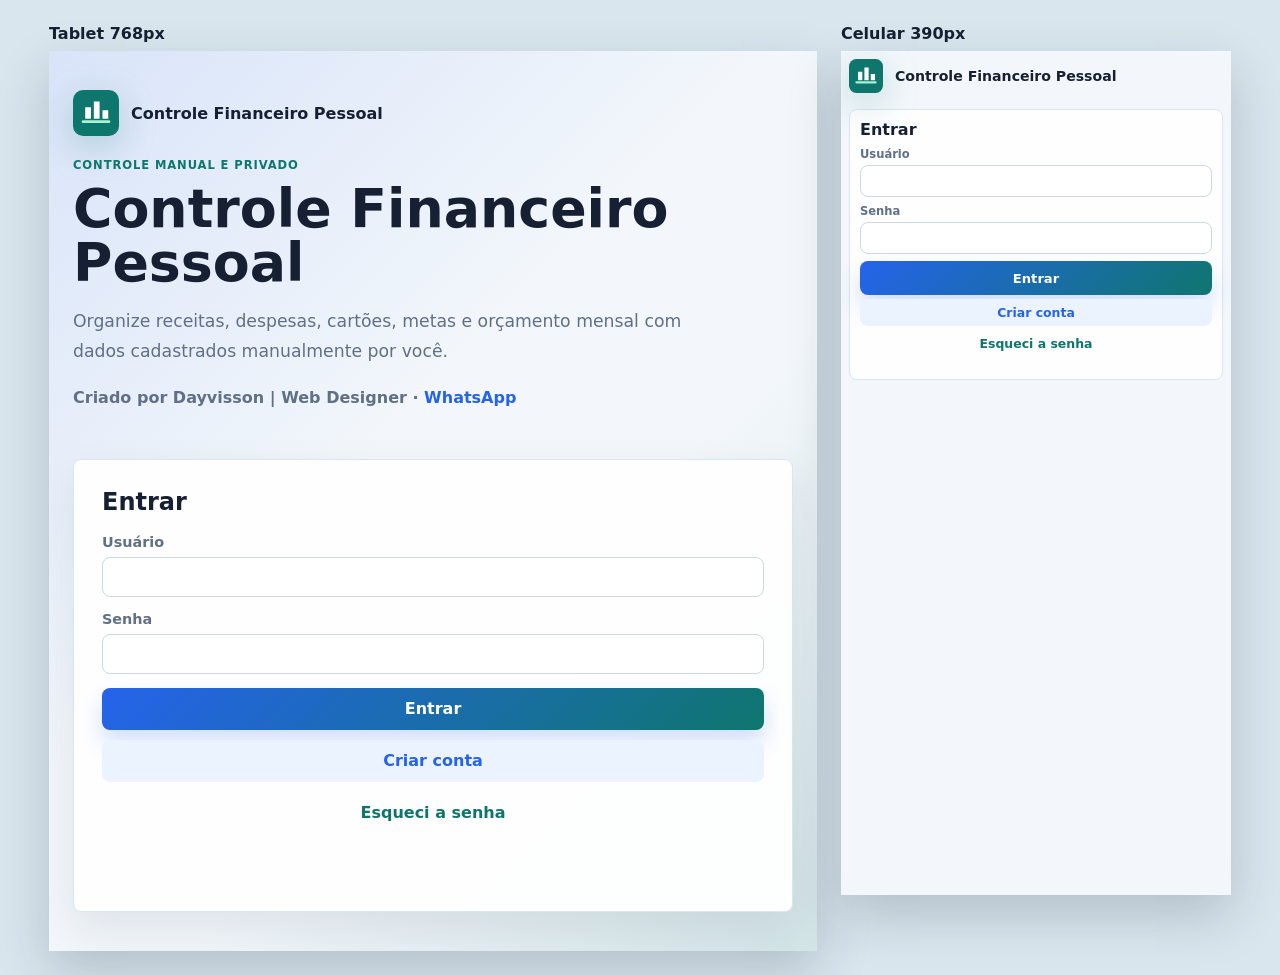
<file: mobile-test.html>
<!doctype html>
<html lang="pt-BR">
  <head>
    <meta charset="UTF-8" />
    <meta name="viewport" content="width=device-width, initial-scale=1.0" />
    <title>Teste responsivo - Controle Financeiro</title>
    <style>
      body {
        margin: 0;
        min-height: 100vh;
        display: flex;
        gap: 24px;
        align-items: flex-start;
        justify-content: center;
        flex-wrap: wrap;
        padding: 24px;
        background: #d9e6ee;
        font-family: system-ui, sans-serif;
      }

      iframe {
        border: 0;
        box-shadow: 0 20px 50px rgba(24, 35, 52, 0.2);
        background: #fff;
      }

      .device {
        display: grid;
        gap: 8px;
      }

      .device strong {
        color: #172033;
      }

      .tablet iframe {
        width: 768px;
        height: 900px;
      }

      .mobile iframe {
        width: 390px;
        height: 844px;
      }
    </style>
  </head>
  <body>
    <div class="device tablet">
      <strong>Tablet 768px</strong>
      <iframe src="/index.html" title="Teste tablet do aplicativo"></iframe>
    </div>
    <div class="device mobile">
      <strong>Celular 390px</strong>
      <iframe src="/index.html" title="Teste mobile do aplicativo"></iframe>
    </div>
  </body>
</html>
</file>
<file: styles.css>
:root {
  --bg: #f3f7fb;
  --surface: #ffffff;
  --surface-2: #eef7f6;
  --surface-3: #f8fafc;
  --line: #d9e6ef;
  --text: #162032;
  --muted: #607086;
  --blue: #2563eb;
  --green: #059669;
  --teal: #0f766e;
  --red: #dc2626;
  --amber: #d97706;
  --violet: #6d5dfc;
  --nav: #0f1f33;
  --nav-soft: #172a43;
  --shadow: 0 18px 45px rgba(22, 32, 50, 0.09);
  --soft-shadow: 0 10px 24px rgba(22, 32, 50, 0.06);
  --radius: 8px;
}

body[data-theme="dark"] {
  --bg: #101824;
  --surface: #162234;
  --surface-2: #1d3044;
  --surface-3: #111b2a;
  --line: #2a3c50;
  --text: #edf5fb;
  --muted: #a9b9ca;
  --nav: #0a1320;
  --nav-soft: #142235;
  --shadow: 0 18px 45px rgba(0, 0, 0, 0.24);
  --soft-shadow: 0 10px 24px rgba(0, 0, 0, 0.18);
}

* {
  box-sizing: border-box;
}

html {
  scroll-behavior: smooth;
}

body {
  margin: 0;
  min-height: 100vh;
  background: var(--bg);
  color: var(--text);
  font-family: Inter, ui-sans-serif, system-ui, -apple-system, BlinkMacSystemFont, "Segoe UI", sans-serif;
}

button,
input,
select,
textarea {
  font: inherit;
}

button {
  cursor: pointer;
}

.hidden {
  display: none !important;
}

.auth-shell {
  min-height: 100vh;
  display: grid;
  place-items: center;
  padding: 24px;
  background:
    linear-gradient(135deg, rgba(37, 99, 235, 0.13), transparent 44%),
    linear-gradient(315deg, rgba(15, 118, 110, 0.14), transparent 38%),
    var(--bg);
}

.auth-panel {
  width: min(1080px, 100%);
  display: grid;
  grid-template-columns: minmax(0, 1.08fr) minmax(320px, 0.92fr);
  gap: 36px;
  align-items: center;
}

.auth-panel h1 {
  margin: 10px 0 16px;
  font-size: clamp(2.35rem, 7vw, 4.8rem);
  line-height: 1;
  letter-spacing: 0;
}

.lead {
  max-width: 620px;
  color: var(--muted);
  font-size: 1.08rem;
  line-height: 1.7;
}

.eyebrow {
  margin: 0;
  color: var(--teal);
  font-weight: 900;
  text-transform: uppercase;
  font-size: 0.72rem;
  letter-spacing: 0.08em;
}

.logo-lockup,
.brand {
  display: flex;
  align-items: center;
  gap: 12px;
}

.auth-logo {
  margin-bottom: 22px;
  color: var(--text);
  font-weight: 900;
}

.brand-mark {
  display: inline-grid;
  flex: 0 0 auto;
  place-items: center;
  width: 46px;
  height: 46px;
}

.brand-mark svg {
  width: 100%;
  height: 100%;
  filter: drop-shadow(0 10px 18px rgba(15, 118, 110, 0.24));
}

.brand-mark rect {
  fill: var(--teal);
}

.brand-mark path:first-of-type {
  fill: #fff;
}

.brand-mark path:last-of-type {
  fill: none;
  stroke: #a7f3d0;
  stroke-width: 4;
  stroke-linecap: round;
}

.form-card,
.panel {
  background: color-mix(in srgb, var(--surface) 94%, transparent);
  border: 1px solid var(--line);
  border-radius: var(--radius);
  box-shadow: var(--shadow);
}

.form-card {
  padding: 28px;
}

.form-card h2,
.panel h3 {
  margin: 0 0 18px;
}

label {
  display: grid;
  gap: 7px;
  margin-bottom: 14px;
  color: var(--muted);
  font-size: 0.9rem;
  font-weight: 800;
}

input,
select,
textarea {
  width: 100%;
  min-width: 0;
  border: 1px solid #cbd9e5;
  border-radius: var(--radius);
  padding: 11px 12px;
  color: var(--text);
  background: var(--surface);
  outline: none;
}

body[data-theme="dark"] input,
body[data-theme="dark"] select,
body[data-theme="dark"] textarea {
  border-color: var(--line);
}

textarea {
  min-height: 86px;
  resize: vertical;
}

input:focus,
select:focus,
textarea:focus {
  border-color: var(--blue);
  box-shadow: 0 0 0 4px rgba(37, 99, 235, 0.13);
}

.primary,
.ghost,
.logout,
.icon-btn,
.link-btn,
.theme-options button {
  min-height: 42px;
  border-radius: var(--radius);
  font-weight: 900;
}

.primary {
  width: 100%;
  border: 0;
  color: #fff;
  background: linear-gradient(135deg, var(--blue), var(--teal));
  box-shadow: 0 12px 22px rgba(37, 99, 235, 0.2);
}

.ghost {
  width: 100%;
  margin-top: 10px;
  border: 0;
  color: var(--blue);
  background: #eaf3ff;
}

.link-btn {
  width: 100%;
  margin-top: 10px;
  border: 0;
  background: transparent;
  color: var(--teal);
}

.creator-credit,
.muted-text {
  color: var(--muted);
}

.creator-credit {
  margin-top: 22px;
  font-weight: 800;
}

.creator-credit a,
.app-footer a {
  color: var(--blue);
  font-weight: 900;
  text-decoration: none;
}

.message {
  min-height: 20px;
  color: var(--red);
  font-size: 0.9rem;
}

.app-shell {
  min-height: 100vh;
  display: grid;
  grid-template-columns: 286px minmax(0, 1fr);
}

.app-header {
  position: sticky;
  top: 0;
  align-self: start;
  height: 100vh;
  z-index: 10;
  display: flex;
  flex-direction: column;
  gap: 16px;
  padding: 18px;
  overflow: hidden;
  background: var(--nav);
  color: #fff;
  box-shadow: 12px 0 35px rgba(15, 31, 51, 0.16);
}

.brand {
  min-height: 58px;
}

.brand strong {
  display: block;
  line-height: 1.18;
}

.brand small,
.profile-shortcut small {
  display: block;
  color: #a9bdd1;
  line-height: 1.35;
}

.profile-shortcut {
  display: grid;
  grid-template-columns: 34px minmax(0, 1fr);
  gap: 10px;
  align-items: center;
  width: 100%;
  padding: 12px;
  border: 1px solid rgba(167, 243, 208, 0.28);
  border-radius: var(--radius);
  text-align: left;
  color: #fff;
  background: linear-gradient(135deg, rgba(15, 118, 110, 0.92), rgba(37, 99, 235, 0.84));
}

#nav {
  display: grid;
  gap: 16px;
  flex: 1;
  overflow-y: auto;
  padding-right: 2px;
}

.nav-group {
  display: grid;
  gap: 6px;
  align-content: start;
}

.nav-group p {
  margin: 0 0 2px;
  padding: 0 8px;
  color: #8fa7bf;
  font-size: 0.72rem;
  font-weight: 900;
  text-transform: uppercase;
  letter-spacing: 0.08em;
}

#nav button,
.logout {
  display: grid;
  grid-template-columns: 32px minmax(0, 1fr);
  align-items: center;
  gap: 10px;
  width: 100%;
  min-height: 42px;
  padding: 10px 11px;
  border: 0;
  border-radius: var(--radius);
  text-align: left;
  color: #d9e7f2;
  background: transparent;
}

#nav button.active,
#nav button:hover,
.profile-shortcut.active,
.logout:hover {
  color: #fff;
  background: rgba(255, 255, 255, 0.12);
}

.nav-icon {
  display: grid;
  place-items: center;
  width: 30px;
  height: 30px;
  border-radius: 7px;
  color: #dffcf2;
  background: rgba(255, 255, 255, 0.12);
  font-size: 0.68rem;
  font-weight: 900;
}

.nav-label {
  overflow-wrap: anywhere;
}

.logout {
  grid-template-columns: 1fr;
  margin-top: auto;
  text-align: center;
  background: rgba(255, 255, 255, 0.08);
}

.content {
  min-width: 0;
  width: min(1360px, 100%);
  margin: 0 auto;
  padding: 28px;
}

.topbar {
  display: flex;
  justify-content: space-between;
  gap: 20px;
  align-items: center;
  margin-bottom: 20px;
}

.topbar h2 {
  margin: 4px 0 0;
  font-size: clamp(1.75rem, 4vw, 2.7rem);
  line-height: 1.1;
  letter-spacing: 0;
}

.period-picker {
  width: 190px;
}

.section {
  display: none;
}

.active-section {
  display: block;
}

.notice {
  margin-bottom: 16px;
  padding: 14px 16px;
  border: 1px solid #bfdbfe;
  border-radius: var(--radius);
  color: #1e3a8a;
  background: #eff6ff;
  font-weight: 800;
  line-height: 1.5;
}

body[data-theme="dark"] .notice {
  color: #dbeafe;
  background: #172554;
  border-color: #1d4ed8;
}

.quick-actions {
  display: grid;
  grid-template-columns: repeat(4, minmax(150px, 1fr));
  gap: 12px;
  margin-bottom: 16px;
}

.quick-actions button {
  display: grid;
  gap: 5px;
  min-height: 82px;
  border: 1px solid var(--line);
  border-radius: var(--radius);
  padding: 14px;
  text-align: left;
  color: var(--text);
  background: var(--surface);
  box-shadow: var(--soft-shadow);
}

.quick-actions span {
  color: var(--muted);
  font-size: 0.88rem;
}

.metrics-grid {
  display: grid;
  grid-template-columns: repeat(6, minmax(135px, 1fr));
  gap: 14px;
}

.metric-card {
  display: grid;
  gap: 12px;
  min-height: 124px;
  padding: 18px;
  border-radius: var(--radius);
  color: #fff;
  box-shadow: var(--shadow);
}

.metric-card span {
  font-weight: 900;
  opacity: 0.92;
}

.metric-card strong {
  align-self: end;
  font-size: clamp(1.25rem, 2.2vw, 1.9rem);
  word-break: break-word;
}

.blue { background: linear-gradient(135deg, #2563eb, #1d4ed8); }
.green { background: linear-gradient(135deg, #059669, #047857); }
.red { background: linear-gradient(135deg, #dc2626, #b91c1c); }
.teal { background: linear-gradient(135deg, #0f766e, #115e59); }
.amber { background: linear-gradient(135deg, #d97706, #b45309); }
.violet { background: linear-gradient(135deg, #6d5dfc, #5141ce); }

.dashboard-grid,
.two-column {
  display: grid;
  grid-template-columns: minmax(280px, 0.78fr) minmax(0, 1.22fr);
  gap: 18px;
  margin-top: 18px;
}

.panel {
  padding: 18px;
  min-width: 0;
}

.panel-head,
.progress-row {
  display: flex;
  justify-content: space-between;
  gap: 12px;
}

.data-form .primary {
  margin-top: 4px;
}

.stack {
  display: grid;
  gap: 12px;
}

.filters {
  display: grid;
  grid-template-columns: 1.6fr repeat(3, minmax(130px, 1fr));
  gap: 10px;
}

.table-wrap {
  overflow-x: auto;
  border-radius: var(--radius);
}

table {
  width: 100%;
  border-collapse: collapse;
  min-width: 680px;
}

th,
td {
  padding: 12px 10px;
  border-bottom: 1px solid var(--line);
  text-align: left;
  vertical-align: top;
}

th {
  color: var(--muted);
  font-size: 0.78rem;
  text-transform: uppercase;
}

.row-actions {
  display: flex;
  flex-wrap: wrap;
  gap: 8px;
}

.icon-btn {
  min-width: 38px;
  padding: 0 10px;
  border: 0;
  background: #eaf3ff;
  color: var(--blue);
}

.danger {
  background: #fff1f2;
  color: var(--red);
}

.status {
  display: inline-flex;
  align-items: center;
  border-radius: 999px;
  padding: 4px 9px;
  font-weight: 900;
  font-size: 0.78rem;
}

.status.pago { color: #047857; background: #d1fae5; }
.status.pendente { color: #92400e; background: #fef3c7; }
.status.atrasado { color: #b91c1c; background: #fee2e2; }

.receipt-thumb {
  width: 58px;
  height: 44px;
  object-fit: cover;
  border-radius: var(--radius);
  border: 1px solid var(--line);
}

.progress-item {
  padding: 13px;
  border: 1px solid var(--line);
  border-radius: var(--radius);
  background: var(--surface);
}

.progress-row {
  margin-bottom: 9px;
  font-weight: 900;
}

.bar {
  height: 10px;
  overflow: hidden;
  border-radius: 999px;
  background: color-mix(in srgb, var(--line) 72%, transparent);
}

.bar span {
  display: block;
  height: 100%;
  border-radius: inherit;
  background: linear-gradient(90deg, var(--green), var(--blue));
}

.over .bar span,
.alert-over {
  background: var(--red);
}

.card-list {
  display: grid;
  grid-template-columns: repeat(auto-fit, minmax(220px, 1fr));
  gap: 12px;
  margin-bottom: 20px;
}

.credit-card {
  min-height: 154px;
  border-radius: var(--radius);
  padding: 18px;
  color: #fff;
  background: var(--blue);
  box-shadow: var(--shadow);
}

.credit-card strong {
  display: block;
  margin-bottom: 24px;
  font-size: 1.15rem;
}

.credit-card small {
  display: block;
  opacity: 0.9;
}

.chip-list {
  display: flex;
  flex-wrap: wrap;
  gap: 10px;
}

.chip {
  display: inline-flex;
  align-items: center;
  flex-wrap: wrap;
  gap: 8px;
  padding: 8px 10px;
  border: 1px solid var(--line);
  border-radius: 999px;
  background: var(--surface);
  font-weight: 900;
}

.profile-preview {
  display: grid;
  grid-template-columns: 130px minmax(0, 1fr);
  gap: 18px;
  align-items: start;
}

.save-note {
  margin: -8px 0 16px;
  padding: 10px 12px;
  border: 1px solid #bbf7d0;
  border-radius: var(--radius);
  color: #166534;
  background: #f0fdf4;
  font-size: 0.88rem;
  font-weight: 800;
  line-height: 1.45;
}

body[data-theme="dark"] .save-note {
  color: #bbf7d0;
  background: #123524;
  border-color: #166534;
}

.profile-preview img,
.profile-placeholder {
  width: 130px;
  height: 130px;
  border-radius: var(--radius);
  object-fit: cover;
}

.profile-placeholder {
  display: grid;
  place-items: center;
  background: linear-gradient(135deg, var(--blue), var(--teal));
  color: #fff;
  font-size: 2rem;
  font-weight: 900;
}

.profile-preview strong,
.profile-preview span,
.profile-preview small {
  display: block;
  margin-bottom: 8px;
}

.blog-head {
  margin-bottom: 18px;
}

.blog-grid {
  display: grid;
  grid-template-columns: repeat(auto-fit, minmax(260px, 1fr));
  gap: 18px;
}

.blog-card {
  overflow: hidden;
  border: 1px solid var(--line);
  border-radius: var(--radius);
  background: var(--surface);
  box-shadow: var(--shadow);
}

.blog-card img {
  width: 100%;
  aspect-ratio: 16 / 9;
  object-fit: cover;
  display: block;
}

.blog-card div {
  padding: 18px;
}

.blog-card h3 {
  margin: 8px 0;
}

.blog-keyword {
  display: inline-flex;
  padding: 5px 9px;
  border-radius: 999px;
  background: #e6f4ef;
  color: var(--teal);
  font-size: 0.78rem;
  font-weight: 900;
}

.chart-grid {
  display: grid;
  grid-template-columns: repeat(2, minmax(0, 1fr));
  gap: 18px;
}

.chart-grid .wide {
  grid-column: 1 / -1;
}

canvas {
  width: 100%;
  height: 290px;
}

.export-panel textarea {
  min-height: 260px;
  margin-top: 14px;
  font-family: ui-monospace, SFMono-Regular, Consolas, monospace;
}

.actions,
.theme-options {
  display: flex;
  flex-wrap: wrap;
  gap: 10px;
}

.actions .primary,
.actions .ghost {
  width: auto;
  margin: 0;
  padding: 0 18px;
}

.theme-options button {
  min-width: 120px;
  border: 1px solid var(--line);
  color: var(--text);
  background: var(--surface-2);
}

.theme-options button.active {
  color: #fff;
  border-color: transparent;
  background: linear-gradient(135deg, var(--blue), var(--teal));
}

.security-list {
  display: grid;
  gap: 10px;
  margin-bottom: 16px;
  color: var(--muted);
  font-weight: 800;
}

.security-list p {
  margin: 0;
}

.app-footer {
  display: flex;
  justify-content: space-between;
  gap: 12px;
  align-items: center;
  margin-top: 22px;
  padding: 18px;
  border-top: 1px solid var(--line);
  color: var(--muted);
}

@media (max-width: 1240px) {
  .metrics-grid {
    grid-template-columns: repeat(3, minmax(145px, 1fr));
  }

  .quick-actions {
    grid-template-columns: repeat(2, minmax(150px, 1fr));
  }
}

@media (max-width: 980px) {
  .auth-panel,
  .dashboard-grid,
  .two-column,
  .chart-grid {
    grid-template-columns: 1fr;
  }

  .app-shell {
    grid-template-columns: 1fr;
  }

  .app-header {
    position: relative;
    height: auto;
    overflow: visible;
  }

  #nav {
    grid-template-columns: repeat(2, minmax(0, 1fr));
    flex: initial;
    overflow: visible;
    padding-right: 0;
  }

  .filters {
    grid-template-columns: 1fr 1fr;
  }
}

@media (max-width: 680px) {
  .content,
  .app-header,
  .auth-shell {
    padding: 14px;
  }

  .auth-panel {
    gap: 20px;
  }

  .auth-panel h1 {
    font-size: 2.45rem;
  }

  .topbar {
    display: grid;
  }

  .period-picker {
    width: 100%;
  }

  #nav,
  .metrics-grid,
  .quick-actions,
  .filters {
    grid-template-columns: 1fr;
  }

  .panel,
  .form-card {
    padding: 14px;
  }

  .actions,
  .theme-options {
    display: grid;
  }

  .actions .primary,
  .actions .ghost,
  .theme-options button {
    width: 100%;
  }

  .profile-preview,
  .app-footer {
    grid-template-columns: 1fr;
    display: grid;
  }

  .profile-preview img,
  .profile-placeholder {
    width: 112px;
    height: 112px;
  }

  table {
    min-width: 620px;
  }
}

@media (max-width: 520px) {
  .app-header {
    gap: 8px;
    padding: 10px;
  }

  .app-header .brand {
    min-height: 42px;
  }

  .app-header .brand-mark {
    width: 38px;
    height: 38px;
  }

  .app-header .brand strong {
    font-size: 0.84rem;
  }

  .app-header .brand small,
  .profile-shortcut small {
    font-size: 0.72rem;
  }

  .profile-shortcut {
    min-height: 52px;
    padding: 8px;
  }

  #nav {
    display: flex;
    gap: 8px;
    overflow-x: auto;
    padding-bottom: 4px;
    scrollbar-width: thin;
  }

  .nav-group {
    display: contents;
  }

  .nav-group p {
    display: none;
  }

  #nav button {
    flex: 0 0 auto;
    width: auto;
    grid-template-columns: 24px auto;
    min-height: 34px;
    padding: 7px 10px;
    font-size: 0.78rem;
  }

  #nav .nav-icon,
  .profile-shortcut .nav-icon {
    width: 24px;
    height: 24px;
    font-size: 0.56rem;
  }

  .logout {
    display: none;
  }

  .content {
    padding: 10px;
  }

  .topbar {
    gap: 8px;
    margin-bottom: 10px;
  }

  .topbar h2 {
    font-size: 1.45rem;
  }

  .notice,
  .quick-actions,
  .metrics-grid,
  .dashboard-grid,
  .two-column {
    margin-top: 0;
    margin-bottom: 10px;
  }

  .metric-card {
    min-height: 92px;
    padding: 13px;
  }

  .panel {
    padding: 12px;
  }

  .auth-shell {
    min-height: auto;
    padding: 8px;
    place-items: start;
    background: var(--bg);
  }

  .auth-panel {
    gap: 8px;
  }

  .auth-logo {
    margin: 0 0 8px;
    font-size: 0.88rem;
  }

  .auth-logo .brand-mark {
    width: 34px;
    height: 34px;
  }

  .auth-panel > div .eyebrow,
  .auth-panel > div h1,
  .auth-panel > div .lead,
  .auth-panel > div .creator-credit {
    display: none;
  }

  .form-card {
    padding: 10px;
    box-shadow: none;
  }

  .form-card h2 {
    margin-bottom: 8px;
    font-size: 1rem;
  }

  .form-card label {
    gap: 4px;
    margin-bottom: 7px;
    font-size: 0.72rem;
  }

  .form-card input,
  .form-card select,
  .form-card textarea {
    min-height: 32px;
    padding: 7px 8px;
  }

  .form-card .primary {
    min-height: 34px;
    font-size: 0.82rem;
  }

  .form-card .ghost,
  .form-card .link-btn {
    min-height: 27px;
    margin-top: 4px;
    font-size: 0.78rem;
  }

  .form-card .message {
    min-height: 8px;
    margin: 4px 0 0;
    font-size: 0.72rem;
  }
}
</file>
